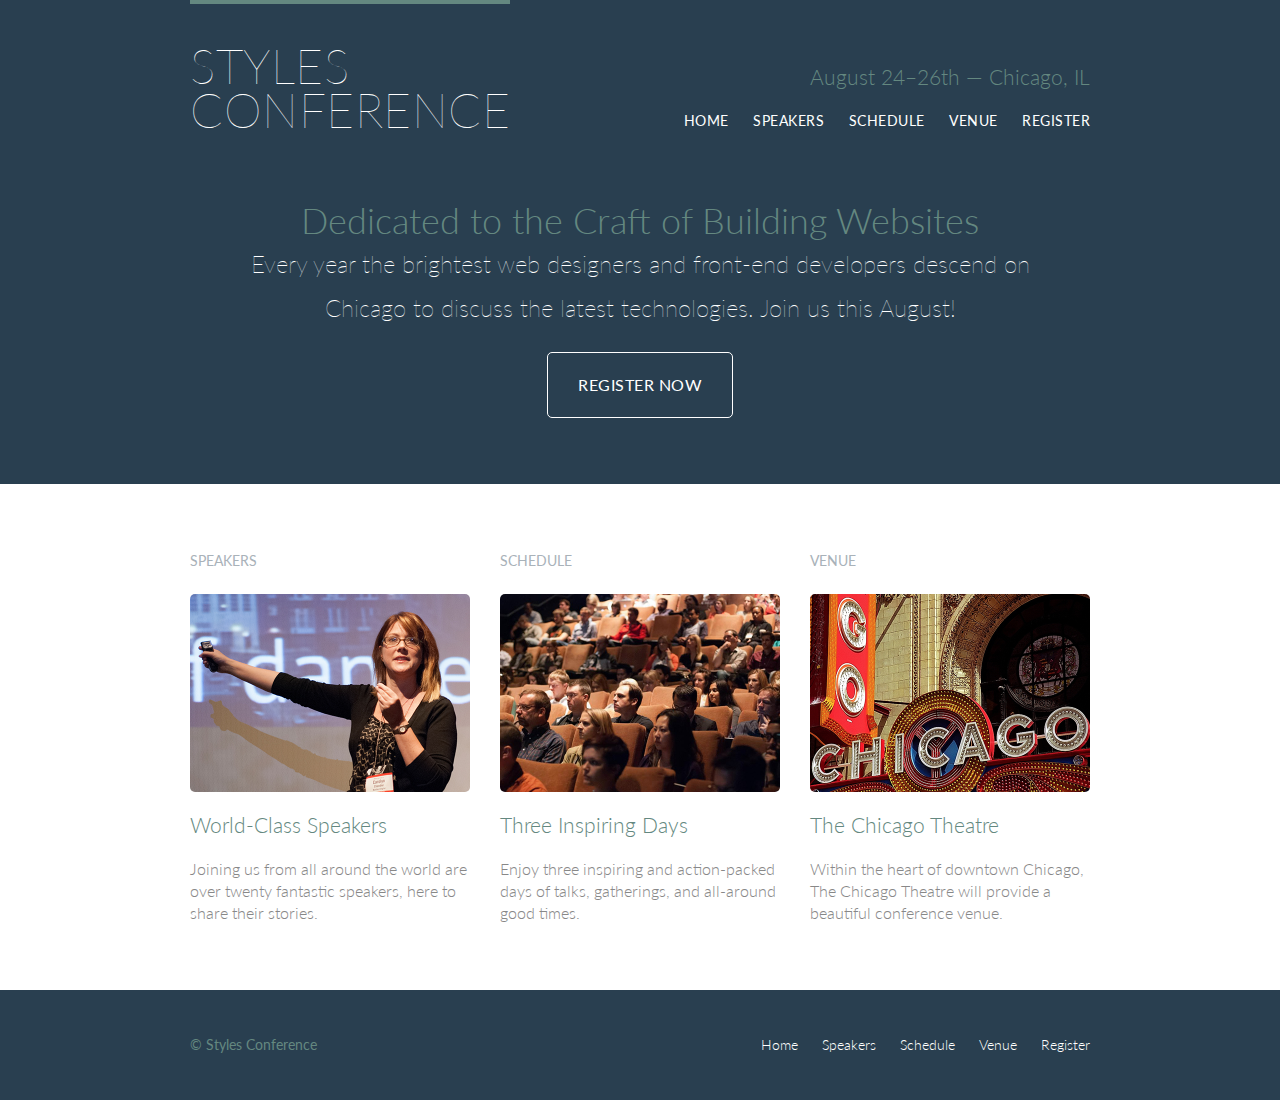
<file: index.html>
<!DOCTYPE html>
<html lang="en">
	<head>
		<meta charset="utf-8" />
		<title>Styles Conference</title>
		<link rel="stylesheet" href="assets/stylesheets/main.css" />
		<link
			rel="stylesheet"
			href="http://fonts.googleapis.com/css?family=Lato:100,300,400"
		/>
	</head>

	<body>
		<!-- Header -->

		<header class="primary-header container group">
			<h1 class="logo">
				<a href="index.html"
					>Styles <br />
					Conference</a
				>
			</h1>

			<h3 class="tagline">August 24&ndash;26th &mdash; Chicago, IL</h3>

			<nav class="nav primary-nav">
				<ul>
					<li><a href="index.html">Home</a></li>
					<li><a href="speakers.html">Speakers</a></li>
					<li><a href="schedule.html">Schedule</a></li>
					<li><a href="venue.html">Venue</a></li>
					<li><a href="register.html">Register</a></li>
				</ul>
			</nav>
		</header>

		<!-- Hero -->

		<section class="hero container">
			<h2>Dedicated to the Craft of Building Websites</h2>

			<p>
				Every year the brightest web designers and front-end developers descend
				on Chicago to discuss the latest technologies. Join us this August!
			</p>

			<a class="btn btn-alt" href="register.html">Register Now</a>
		</section>

	<section class="row">
      <div class="grid">

        <!-- Speakers -->

        <section class="teaser col-1-3">
          <h5>Speakers</h5>
          <a href="speakers.html">
            <img src="assets/stylesheets/images/home/speakers.jpg" alt="Professional Speaker">
            <h3>World-Class Speakers</h3>
          </a>
          <p>Joining us from all around the world are over twenty fantastic speakers, here to share their stories.</p>
        </section><!--

        Schedule

        --><section class="teaser col-1-3">
          <h5>Schedule</h5>
          <a href="schedule.html">
            <img src="assets/stylesheets/images/home/schedule.jpg" alt="Conference Attendees">
            <h3>Three Inspiring Days</h3>
          </a>
          <p>Enjoy three inspiring and action-packed days of talks, gatherings, and all-around good times.</p>
        </section><!--

        Venue

        --><section class="teaser col-1-3">
          <h5>Venue</h5>
          <a href="venue.html">
            <img src="assets//stylesheets/images/home/venue.jpg" alt="The Chicago Theatre">
            <h3>The Chicago Theatre</h3>
          </a>
          <p>Within the heart of downtown Chicago, The Chicago Theatre will provide a beautiful conference venue.</p>
        </section>

      </div>
    </section>

		<!-- Footer -->

		<footer class="primary-footer container group">
			<small>&copy; Styles Conference</small>

			<nav class="nav">
				<ul>
					<li><a href="index.html">Home</a></li>
					<li><a href="speakers.html">Speakers</a></li>
					<li><a href="schedule.html">Schedule</a></li>
					<li><a href="venue.html">Venue</a></li>
					<li><a href="register.html">Register</a></li>
				</ul>
			</nav>
		</footer>
	</body>
</html>
</file>
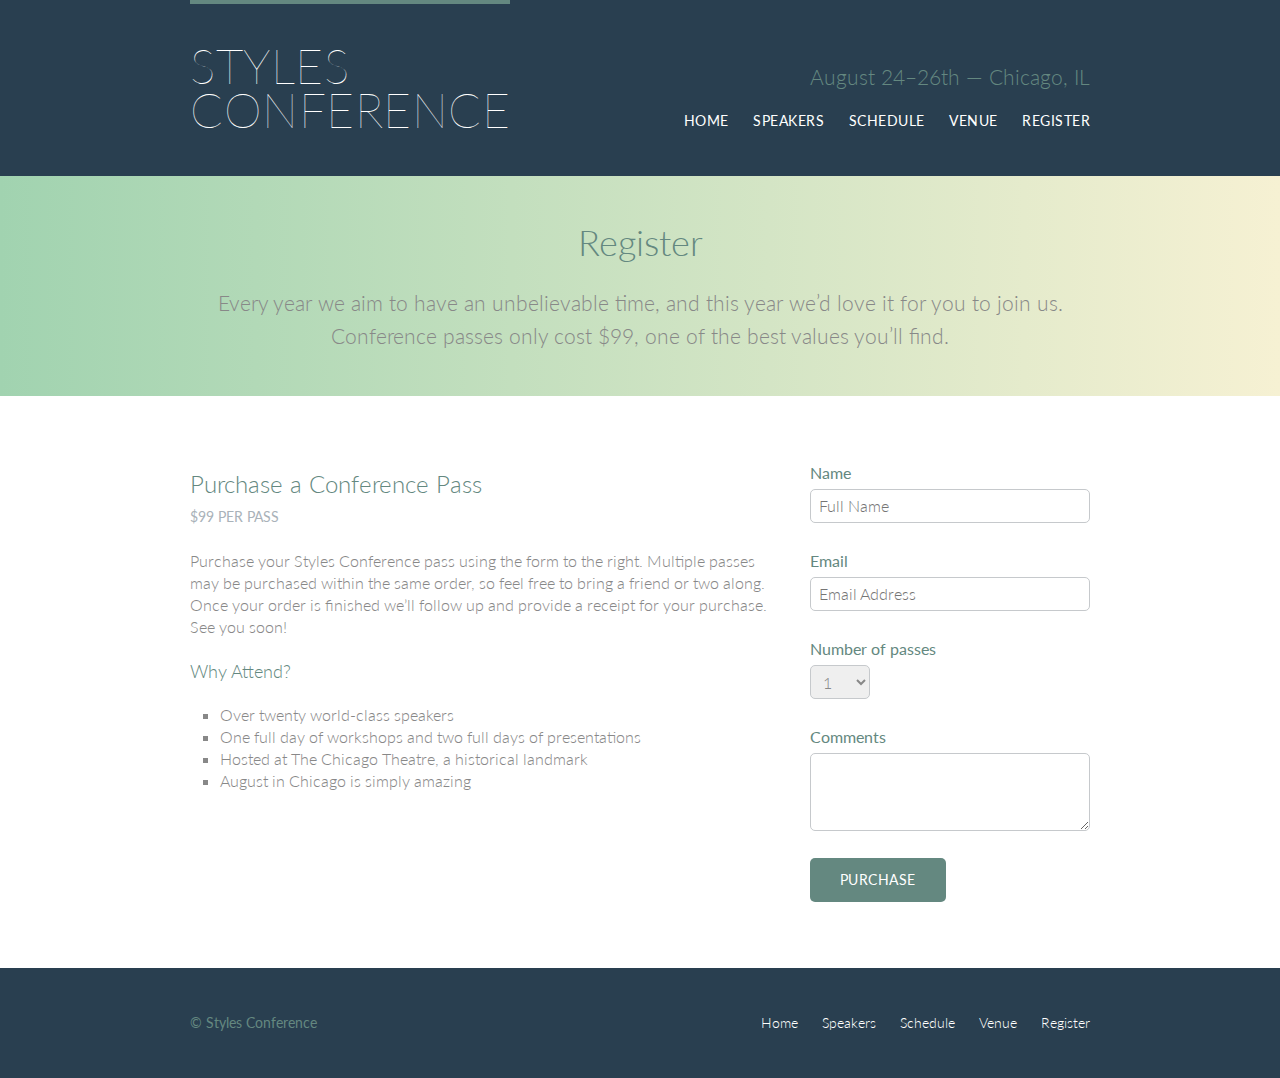
<file: register.html>
<!DOCTYPE html>
<html lang="en">
	<head>
		<meta charset="utf-8" />
		<title>Register - Styles Conference</title>
		<link rel="stylesheet" href="assets/stylesheets/main.css" />
		<link
			rel="stylesheet"
			href="http://fonts.googleapis.com/css?family=Lato:100,300,400"
		/>
	</head>

	<body>
		<!-- Header -->

		<header class="primary-header container group">
			<h1 class="logo">
				<a href="index.html"
					>Styles <br />
					Conference</a
				>
			</h1>

			<h3 class="tagline">August 24&ndash;26th &mdash; Chicago, IL</h3>

			<nav class="nav primary-nav">
				<ul>
					<li><a href="index.html">Home</a></li>
					<li><a href="speakers.html">Speakers</a></li>
					<li><a href="schedule.html">Schedule</a></li>
					<li><a href="venue.html">Venue</a></li>
					<li><a href="register.html">Register</a></li>
				</ul>
			</nav>
		</header>

		<!-- Lead -->

		<section class="row-alt">
			<div class="lead container">
				<h1>Register</h1>

				<p>
					Every year we aim to have an unbelievable time, and this year
					we&#8217;d love it for you to join us. Conference passes only cost
					$99, one of the best values you&#8217;ll find.
				</p>
			</div>
		</section>

		<section class="row">
			<div class="grid">
				<section class="col-2-3">
					<h2>Purchase a Conference Pass</h2>
  					<h5>$99 per Pass</h5>

  					<p>Purchase your Styles Conference pass using the form to the right. Multiple passes may be purchased within the same order, so feel free to bring a friend or two along. Once your order is finished we&#8217;ll follow up and provide a receipt for your purchase. See you soon!</p>

  					<h4>Why Attend?</h4>

  					<ul class="why-attend">
  					<li>Over twenty world-class speakers</li>
  					  <li>One full day of workshops and two full days of presentations</li>
  					  <li>Hosted at The Chicago Theatre, a historical landmark</li>
  					  <li>August in Chicago is simply amazing</li>
  					</ul>
				</section><!--

				--><form class="col-1-3" action="#" method="post">
					<fieldset class="register-group">
						<label>
							Name
							<input type="text" name="name" placeholder="Full Name" required>
						</label>

						<label>
							Email
							<input type="email" name="email" placeholder="Email Address" required>
						</label>

						<label>
							Number of passes
							<select name="quantity" required>
								<option value="1" selected>1</option>
								<option value="2">2</option>
								<option value="3">3</option>
								<option value="4">4</option>
        						<option value="5">5</option>
							</select>
						</label>

						<label>
							Comments
							<textarea name="comments"></textarea>
						</label>

					</fieldset>

					<input class="btn btn-default" type="submit" name="submit" value="Purchase">

				</form>
			</div>
		</section>

		<!-- Footer -->

		<footer class="primary-footer container group">
			<small>&copy; Styles Conference</small>

			<nav class="nav">
				<ul>
					<li><a href="index.html">Home</a></li>
					<li><a href="speakers.html">Speakers</a></li>
					<li><a href="schedule.html">Schedule</a></li>
					<li><a href="venue.html">Venue</a></li>
					<li><a href="register.html">Register</a></li>
				</ul>
			</nav>
		</footer>
	</body>
</html>
</file>
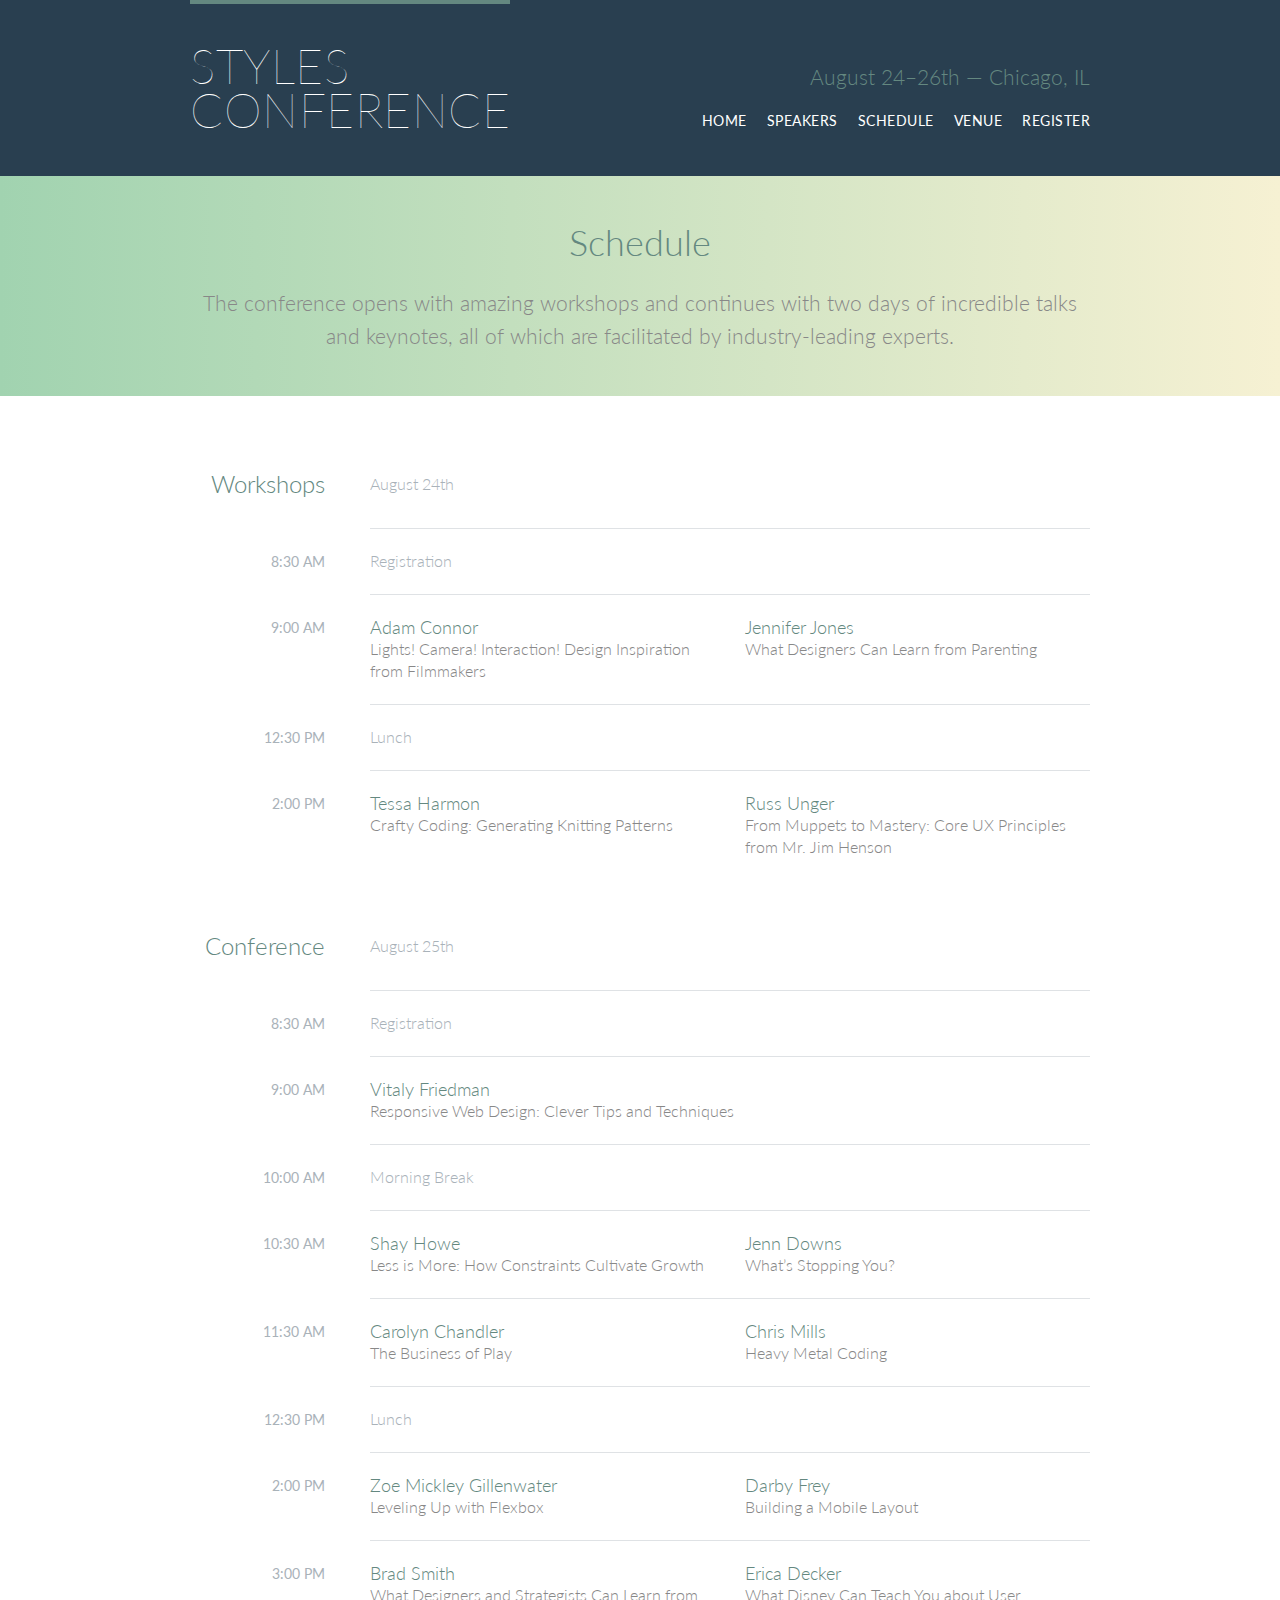
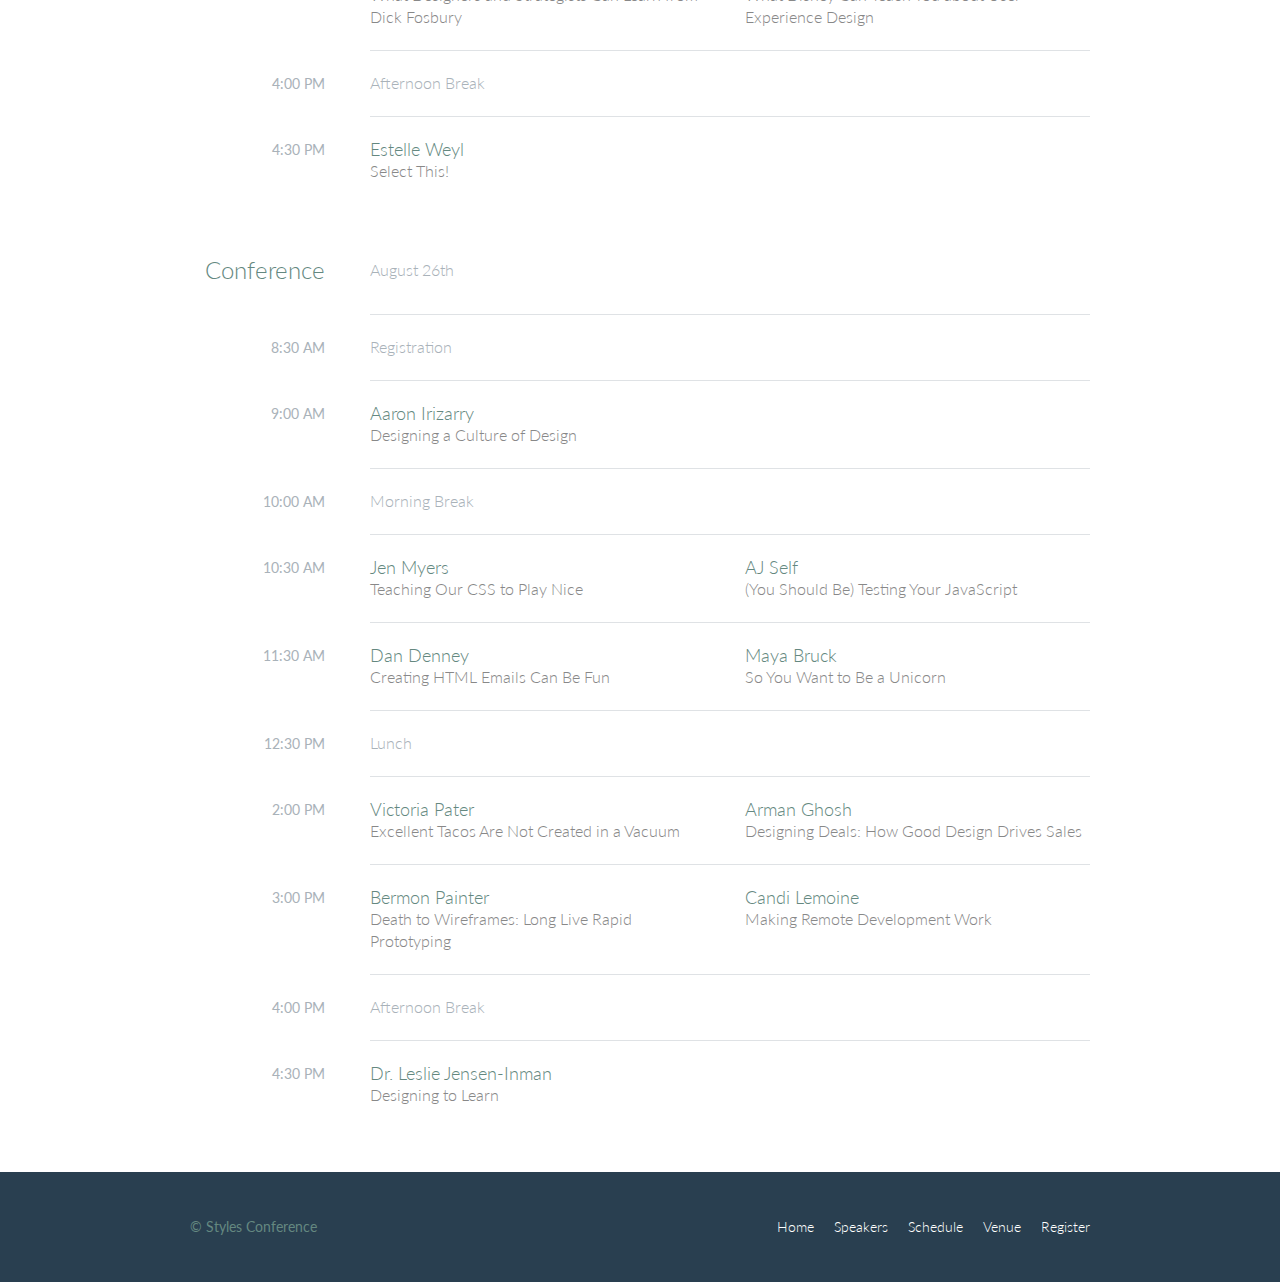
<file: schedule.html>
<!DOCTYPE html>
<html lang="en">
	<head>
		<meta charset="utf-8" />
		<title>Schedule - Styles Conference</title>
		<link rel="stylesheet" href="assets/stylesheets/main.css" />
		<link
			rel="stylesheet"
			href="http://fonts.googleapis.com/css?family=Lato:100,300,400"
		/>
	</head>

	<body>
		<!-- Header -->

		<header class="primary-header container group">
			<h1 class="logo">
				<a href="index.html"
					>Styles <br />
					Conference</a
				>
			</h1>

			<h3 class="tagline">August 24&ndash;26th &mdash; Chicago, IL</h3>

			<nav class="nav primary-nav">
        <ul>
          <li><a href="index.html">Home</a></li><!--
          --><li><a href="speakers.html">Speakers</a></li><!--
          --><li><a href="schedule.html">Schedule</a></li><!--
          --><li><a href="venue.html">Venue</a></li><!--
          --><li><a href="register.html">Register</a></li>
        </ul>
      </nav>

    </header>

    <!-- Lead -->

    <section class="row-alt">
      <div class="lead container">

        <h1>Schedule</h1>

        <p>The conference opens with amazing workshops and continues with two days of incredible talks and keynotes, all of which are facilitated by industry-leading experts.</p>

      </div>
    </section>

    <!-- Main content -->

    <section class="row">
      <div class="container">

        <!-- Workshops -->

        <table>
          <thead>
            <tr>
              <th scope="row">
                Workshops
              </th>
              <td class="schedule-offset" colspan="2">
                August 24th
              </td>
            </tr>
          </thead>
          <tbody>
            <tr>
              <th scope="row">
                <time datetime="08:30:00">8:30 AM</time>
              </th>
              <td class="schedule-offset" colspan="2">
                Registration
              </td>
            </tr>
            <tr>
              <th scope="row">
                <time datetime="09:00:00">9:00 AM</time>
              </th>
              <td>
                <a href="speakers.html#adam-connor">
                  <h4>Adam Connor</h4>
                  Lights! Camera! Interaction! Design Inspiration from Filmmakers
                </a>
              </td>
              <td>
                <a href="speakers.html#jennifer-jones">
                  <h4>Jennifer Jones</h4>
                  What Designers Can Learn from Parenting
                </a>
              </td>
            </tr>
            <tr>
              <th scope="row">
                <time datetime="12:30:00">12:30 PM</time>
              </th>
              <td class="schedule-offset" colspan="2">
                Lunch
              </td>
            </tr>
            <tr>
              <th scope="row">
                <time datetime="14:00">2:00 PM</time>
              </th>
              <td>
                <a href="speakers.html#tessa-harmon">
                  <h4>Tessa Harmon</h4>
                  Crafty Coding: Generating Knitting Patterns
                </a>
              </td>
              <td>
                <a href="speakers.html#russ-unger">
                  <h4>Russ Unger</h4>
                  From Muppets to Mastery: Core UX Principles from Mr. Jim Henson
                </a>
              </td>
            </tr>
          </tbody>
        </table>

        <!-- Conference -->

        <table>
          <thead>
            <tr>
              <th scope="row">
                Conference
              </th>
              <td class="schedule-offset" colspan="2">
                August 25th
              </td>
            </tr>
          </thead>
          <tbody>
            <tr>
              <th scope="row">
                <time datetime="08:30:00">8:30 AM</time>
              </th>
              <td class="schedule-offset" colspan="2">
                Registration
              </td>
            </tr>
            <tr>
              <th scope="row">
                <time datetime="09:00:00">9:00 AM</time>
              </th>
              <td colspan="2">
                <a href="speakers.html#vitaly-friedman">
                  <h4>Vitaly Friedman</h4>
                  Responsive Web Design: Clever Tips and Techniques
                </a>
              </td>
            </tr>
            <tr>
              <th scope="row">
                <time datetime="10:00:00">10:00 AM</time>
              </th>
              <td class="schedule-offset" colspan="2">
                Morning Break
              </td>
            </tr>
            <tr>
              <th scope="row">
                <time datetime="10:30:00">10:30 AM</time>
              </th>
              <td>
                <a href="speakers.html#shay-howe">
                  <h4>Shay Howe</h4>
                  Less is More: How Constraints Cultivate Growth
                </a>
              </td>
              <td>
                <a href="speakers.html#jenn-downs">
                  <h4>Jenn Downs</h4>
                  What&#8217;s Stopping You?
                </a>
              </td>
            </tr>
            <tr>
              <th scope="row">
                <time datetime="11:30:00">11:30 AM</time>
              </th>
              <td>
                <a href="speakers.html#carolyn-chandler">
                  <h4>Carolyn Chandler</h4>
                  The Business of Play
                </a>
              </td>
              <td>
                <a href="speakers.html#chris-mills">
                  <h4>Chris Mills</h4>
                  Heavy Metal Coding
                </a>
              </td>
            </tr>
            <tr>
              <th scope="row">
                <time datetime="12:30:00">12:30 PM</time>
              </th>
              <td class="schedule-offset" colspan="2">
                Lunch
              </td>
            </tr>
            <tr>
              <th scope="row">
                <time datetime="14:00">2:00 PM</time>
              </th>
              <td>
                <a href="speakers.html#zoe-mickley-gillenwater">
                  <h4>Zoe Mickley Gillenwater</h4>
                  Leveling Up with Flexbox
                </a>
              </td>
              <td>
                <a href="speakers.html#darby-frey">
                  <h4>Darby Frey</h4>
                  Building a Mobile Layout
                </a>
              </td>
            </tr>
            <tr>
              <th scope="row">
                <time datetime="15:00:00">3:00 PM</time>
              </th>
              <td>
                <a href="speakers.html#brad-smith">
                  <h4>Brad Smith</h4>
                  What Designers and Strategists Can Learn from Dick Fosbury
                </a>
              </td>
              <td>
                <a href="speakers.html#erica-decker">
                  <h4>Erica Decker</h4>
                  What Disney Can Teach You about User Experience Design
                </a>
              </td>
            </tr>
            <tr>
              <th scope="row">
                <time datetime="16:00:00">4:00 PM</time>
              </th>
              <td class="schedule-offset" colspan="2">
                Afternoon Break
              </td>
            </tr>
            <tr>
              <th scope="row">
                <time datetime="16:30:00">4:30 PM</time>
              </th>
              <td colspan="2">
                <a href="speakers.html#estelle-weyl">
                  <h4>Estelle Weyl</h4>
                  Select This!
                </a>
              </td>
            </tr>
          </tbody>
        </table>

        <!-- Conference -->

        <table>
          <thead>
            <tr>
              <th scope="row">
                Conference
              </th>
              <td class="schedule-offset" colspan="2">
                August 26th
              </td>
            </tr>
          </thead>
          <tbody>
            <tr>
              <th scope="row">
                <time datetime="08:30:00">8:30 AM</time>
              </th>
              <td class="schedule-offset" colspan="2">
                Registration
              </td>
            </tr>
            <tr>
              <th scope="row">
                <time datetime="09:00:00">9:00 AM</time>
              </th>
              <td colspan="2">
                <a href="speakers.html#aaron-irizarry">
                  <h4>Aaron Irizarry</h4>
                  Designing a Culture of Design
                </a>
              </td>
            </tr>
            <tr>
              <th scope="row">
                <time datetime="10:00:00">10:00 AM</time>
              </th>
              <td class="schedule-offset" colspan="2">
                Morning Break
              </td>
            </tr>
            <tr>
              <th scope="row">
                <time datetime="10:30:00">10:30 AM</time>
              </th>
              <td>
                <a href="speakers.html#jen-myers">
                  <h4>Jen Myers</h4>
                  Teaching Our CSS to Play Nice
                </a>
              </td>
              <td>
                <a href="speakers.html#aj-self">
                  <h4>AJ Self</h4>
                  (You Should Be) Testing Your JavaScript
                </a>
              </td>
            </tr>
            <tr>
              <th scope="row">
                <time datetime="11:30:00">11:30 AM</time>
              </th>
              <td>
                <a href="speakers.html#dan-denney">
                  <h4>Dan Denney</h4>
                  Creating HTML Emails Can Be Fun
                </a>
              </td>
              <td>
                <a href="speakers.html#maya-bruck">
                  <h4>Maya Bruck</h4>
                  So You Want to Be a Unicorn
                </a>
              </td>
            </tr>
            <tr>
              <th scope="row">
                <time datetime="12:30:00">12:30 PM</time>
              </th>
              <td class="schedule-offset" colspan="2">
                Lunch
              </td>
            </tr>
            <tr>
              <th scope="row">
                <time datetime="14:00">2:00 PM</time>
              </th>
              <td>
                <a href="speakers.html#victoria-pater">
                  <h4>Victoria Pater</h4>
                  Excellent Tacos Are Not Created in a Vacuum
                </a>
              </td>
              <td>
                <a href="speakers.html#arman-ghosh">
                  <h4>Arman Ghosh</h4>
                  Designing Deals: How Good Design Drives Sales
                </a>
              </td>
            </tr>
            <tr>
              <th scope="row">
                <time datetime="15:00:00">3:00 PM</time>
              </th>
              <td>
                <a href="speakers.html#bermon-painter">
                  <h4>Bermon Painter</h4>
                  Death to Wireframes: Long Live Rapid Prototyping
                </a>
              </td>
              <td>
                <a href="speakers.html#candi-lemoine">
                  <h4>Candi Lemoine</h4>
                  Making Remote Development Work
                </a>
              </td>
            </tr>
            <tr>
              <th scope="row">
                <time datetime="16:00:00">4:00 PM</time>
              </th>
              <td class="schedule-offset" colspan="2">
                Afternoon Break
              </td>
            </tr>
            <tr>
              <th scope="row">
                <time datetime="16:30:00">4:30 PM</time>
              </th>
              <td colspan="2">
                <a href="speakers.html#leslie-jensen-inman">
                  <h4>Dr. Leslie Jensen-Inman</h4>
                  Designing to Learn
                </a>
              </td>
            </tr>
          </tbody>
        </table>

      </div>
    </section>

    <!-- Footer -->

    <footer class="primary-footer container group">

      <small>&copy; Styles Conference</small>

      <nav class="nav">
        <ul>
          <li><a href="index.html">Home</a></li><!--
          --><li><a href="speakers.html">Speakers</a></li><!--
          --><li><a href="schedule.html">Schedule</a></li><!--
          --><li><a href="venue.html">Venue</a></li><!--
          --><li><a href="register.html">Register</a></li>
        </ul>
      </nav>

    </footer>

  </body>
</html>
</file>
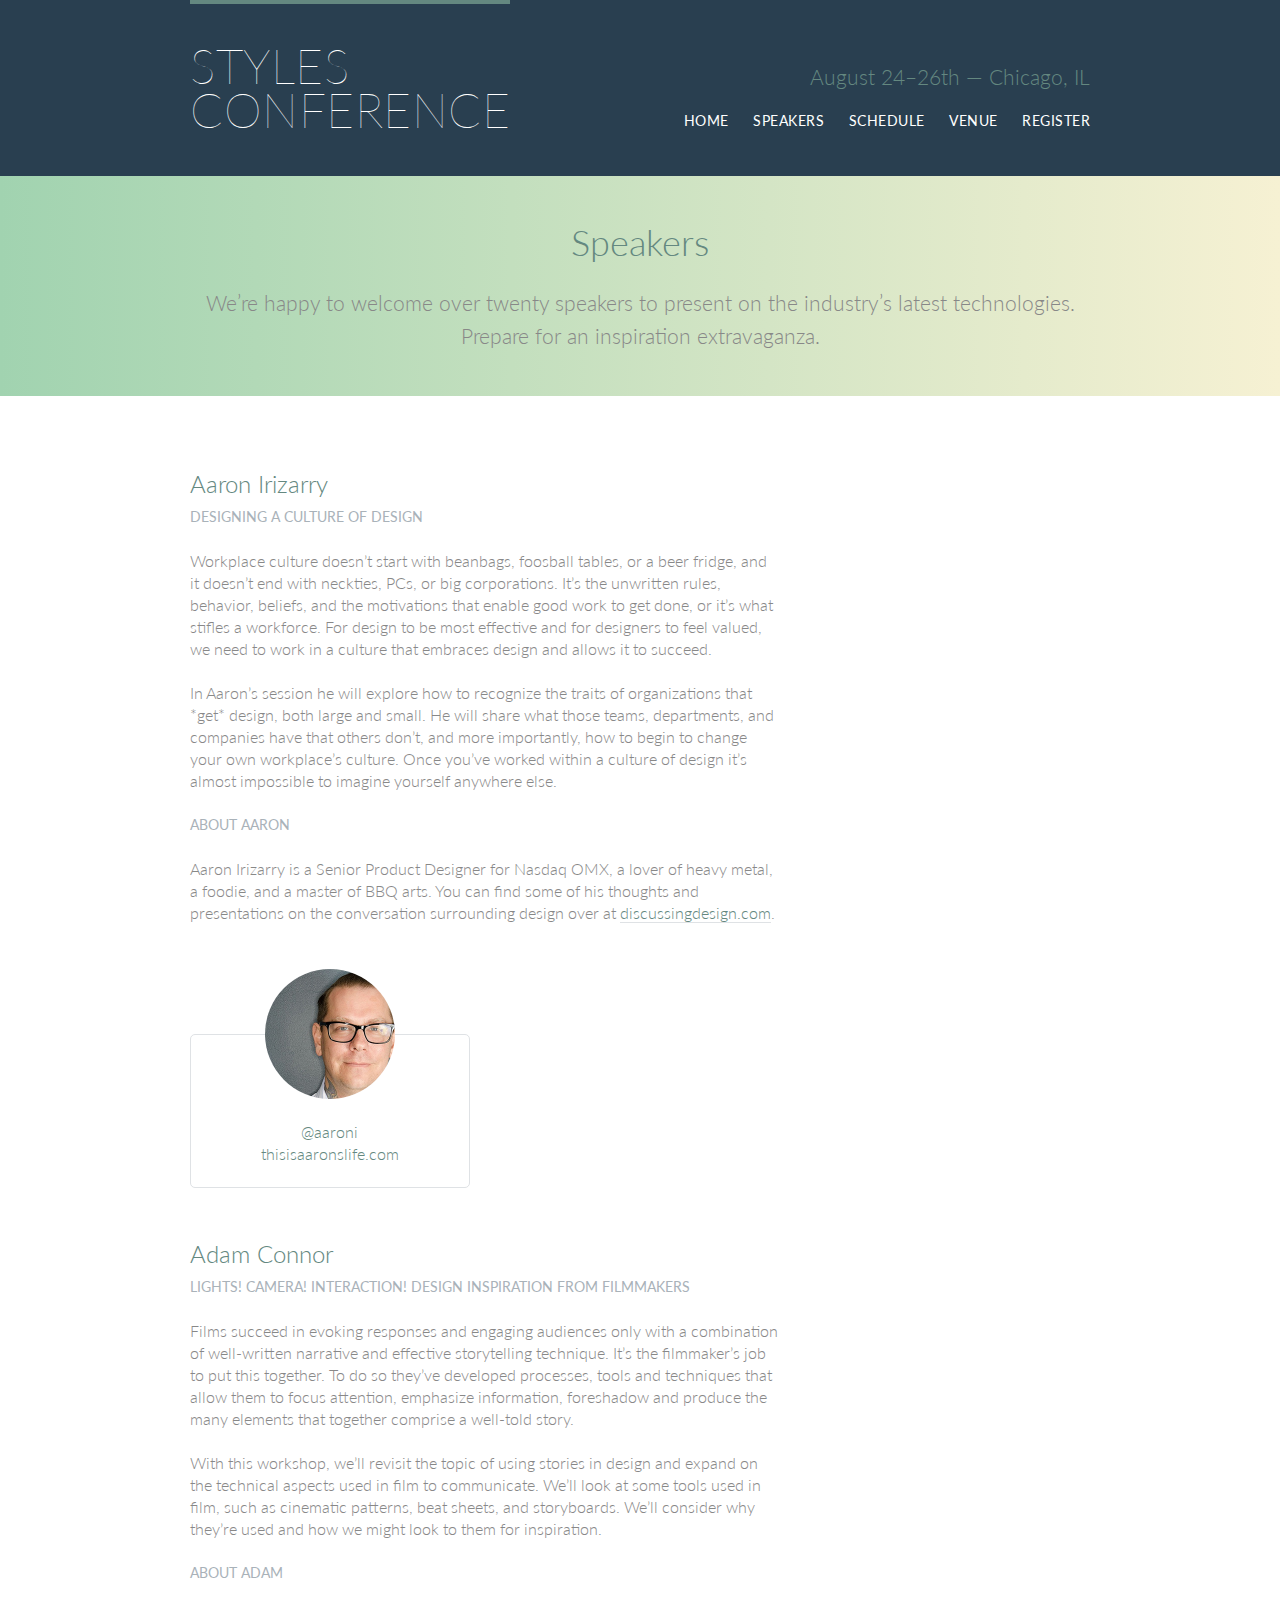
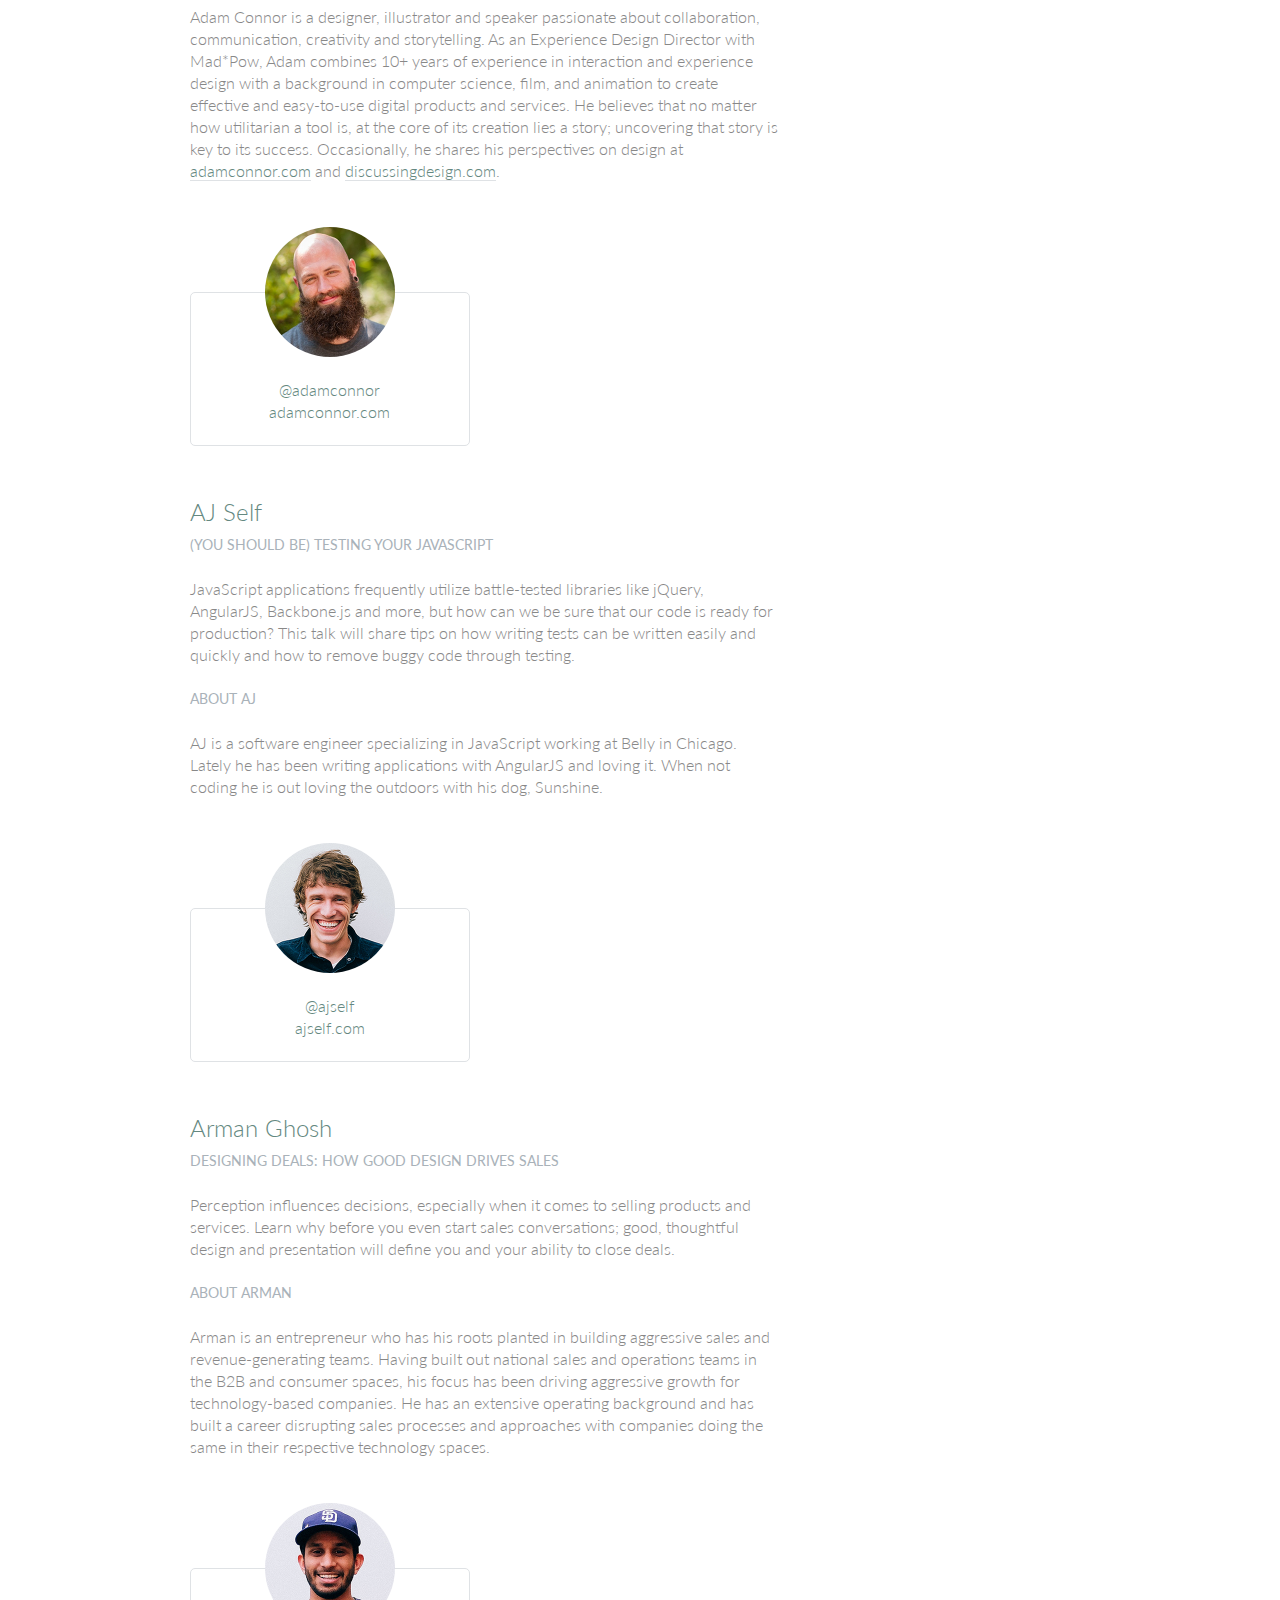
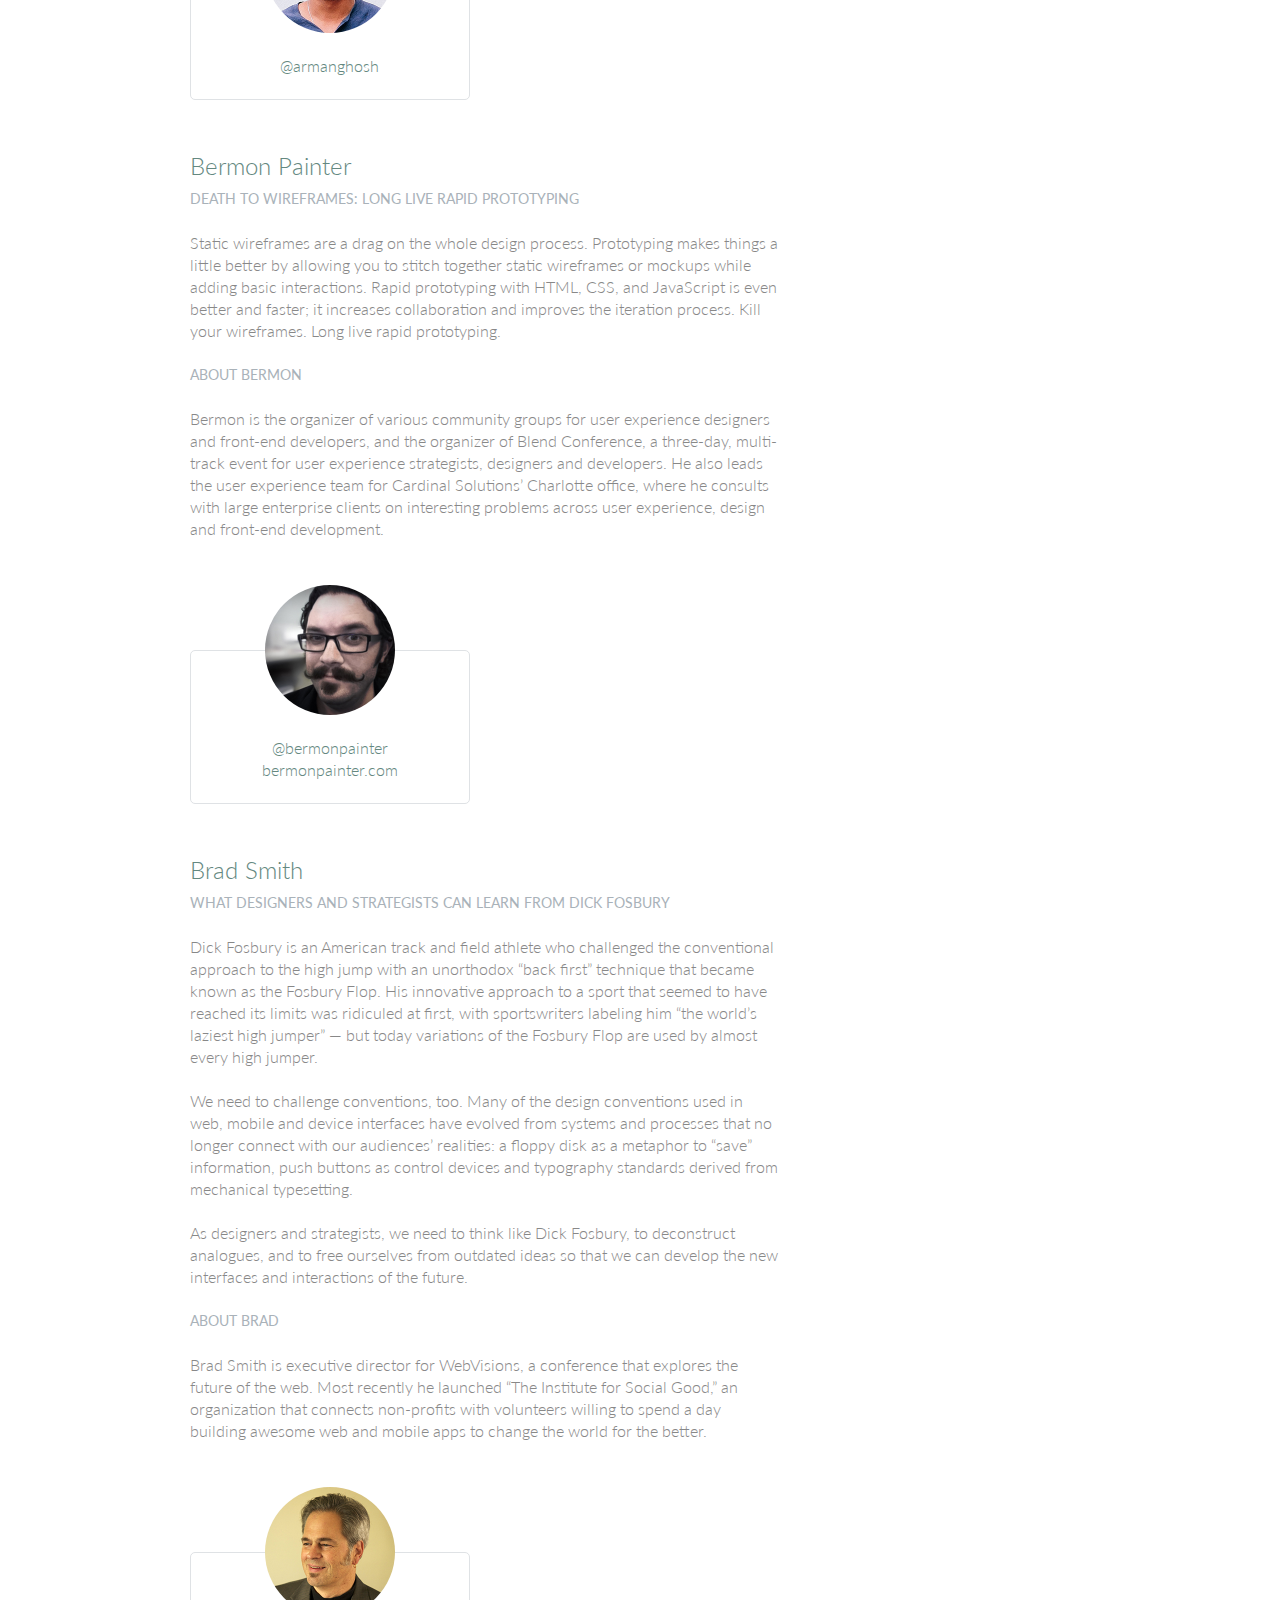
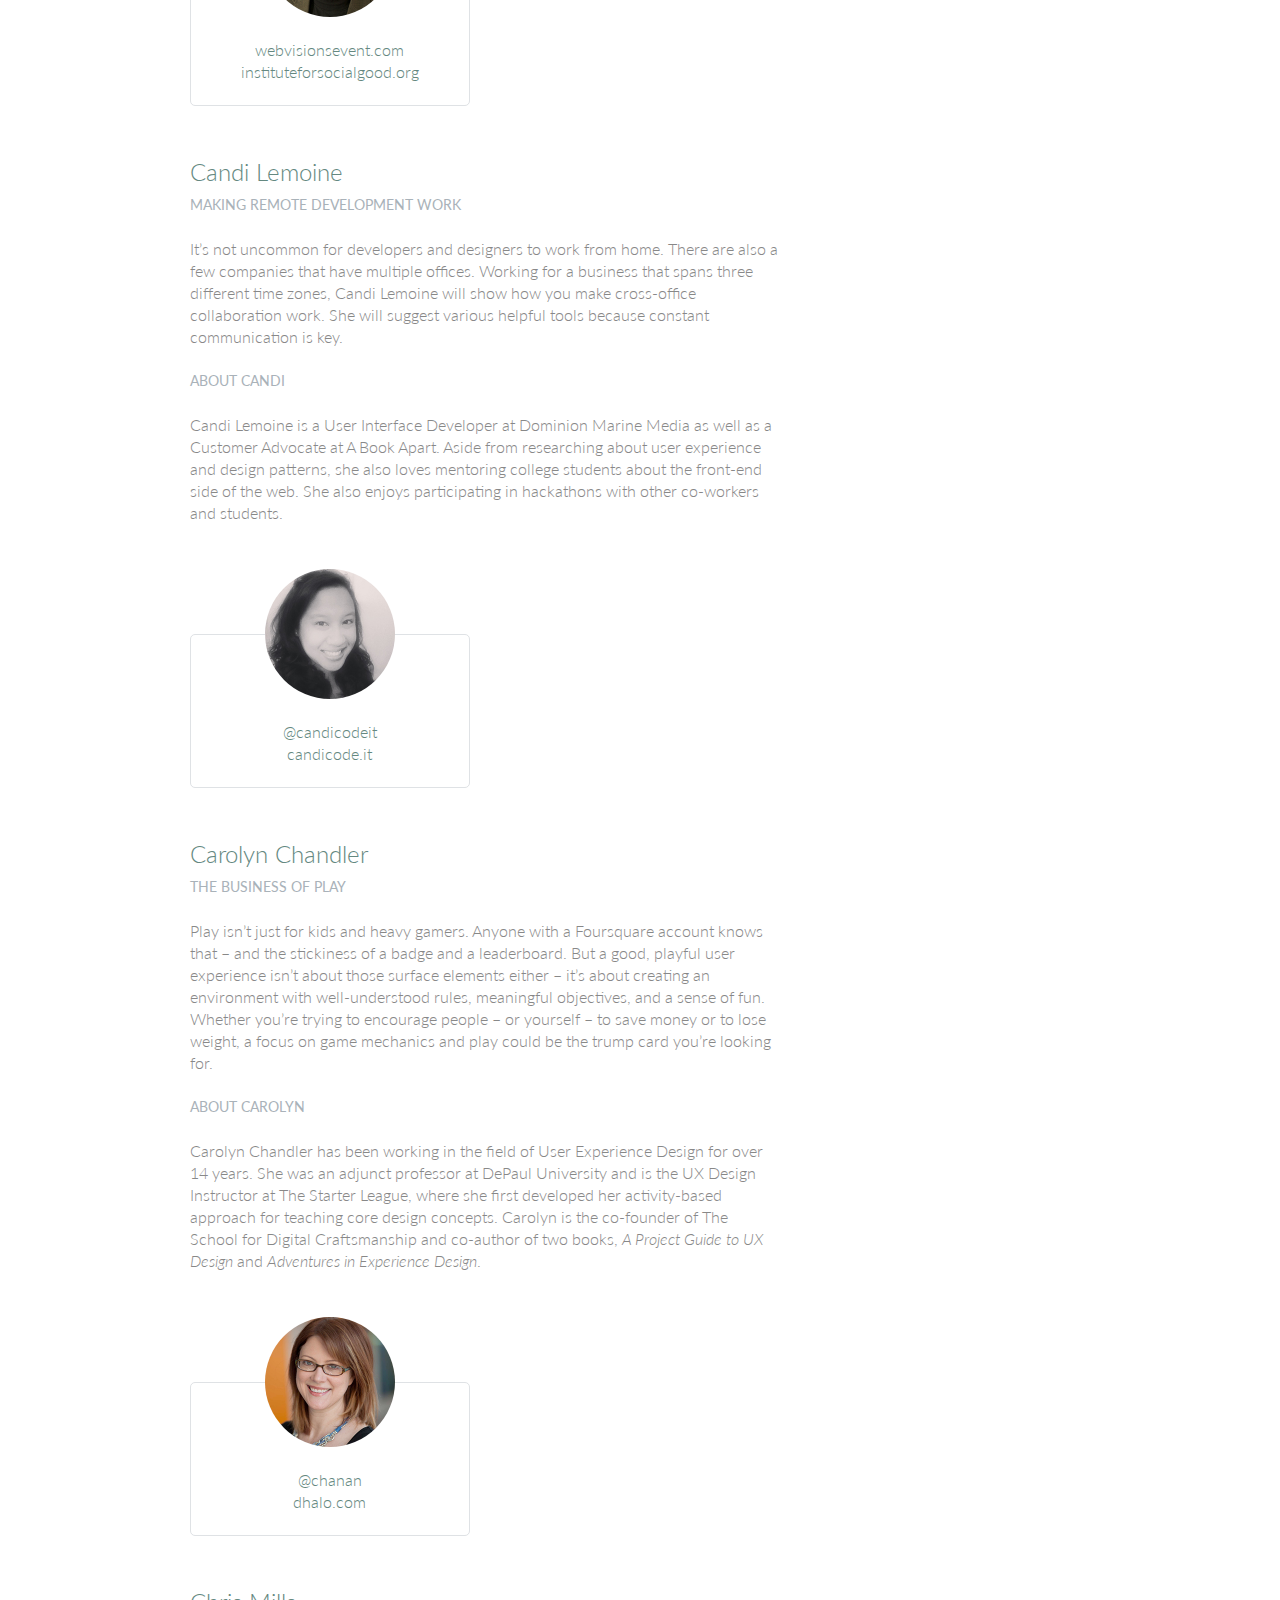
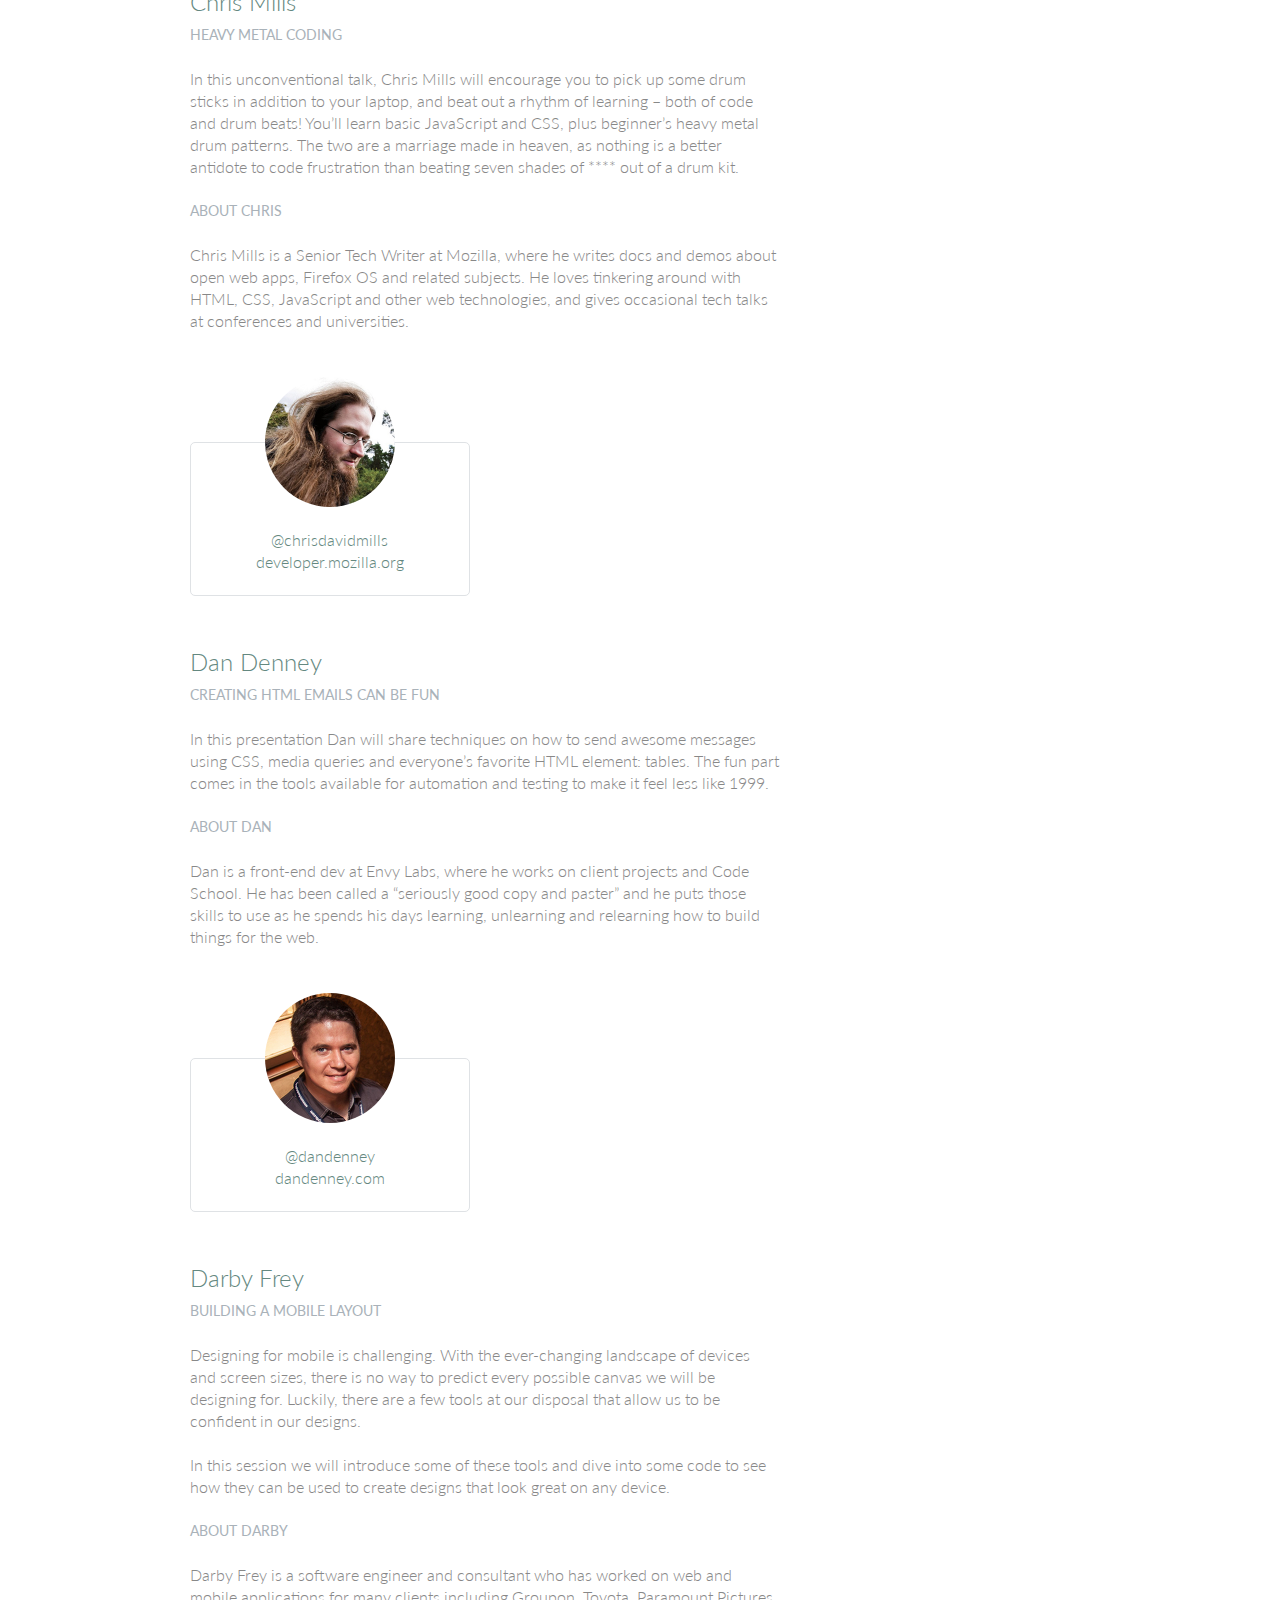
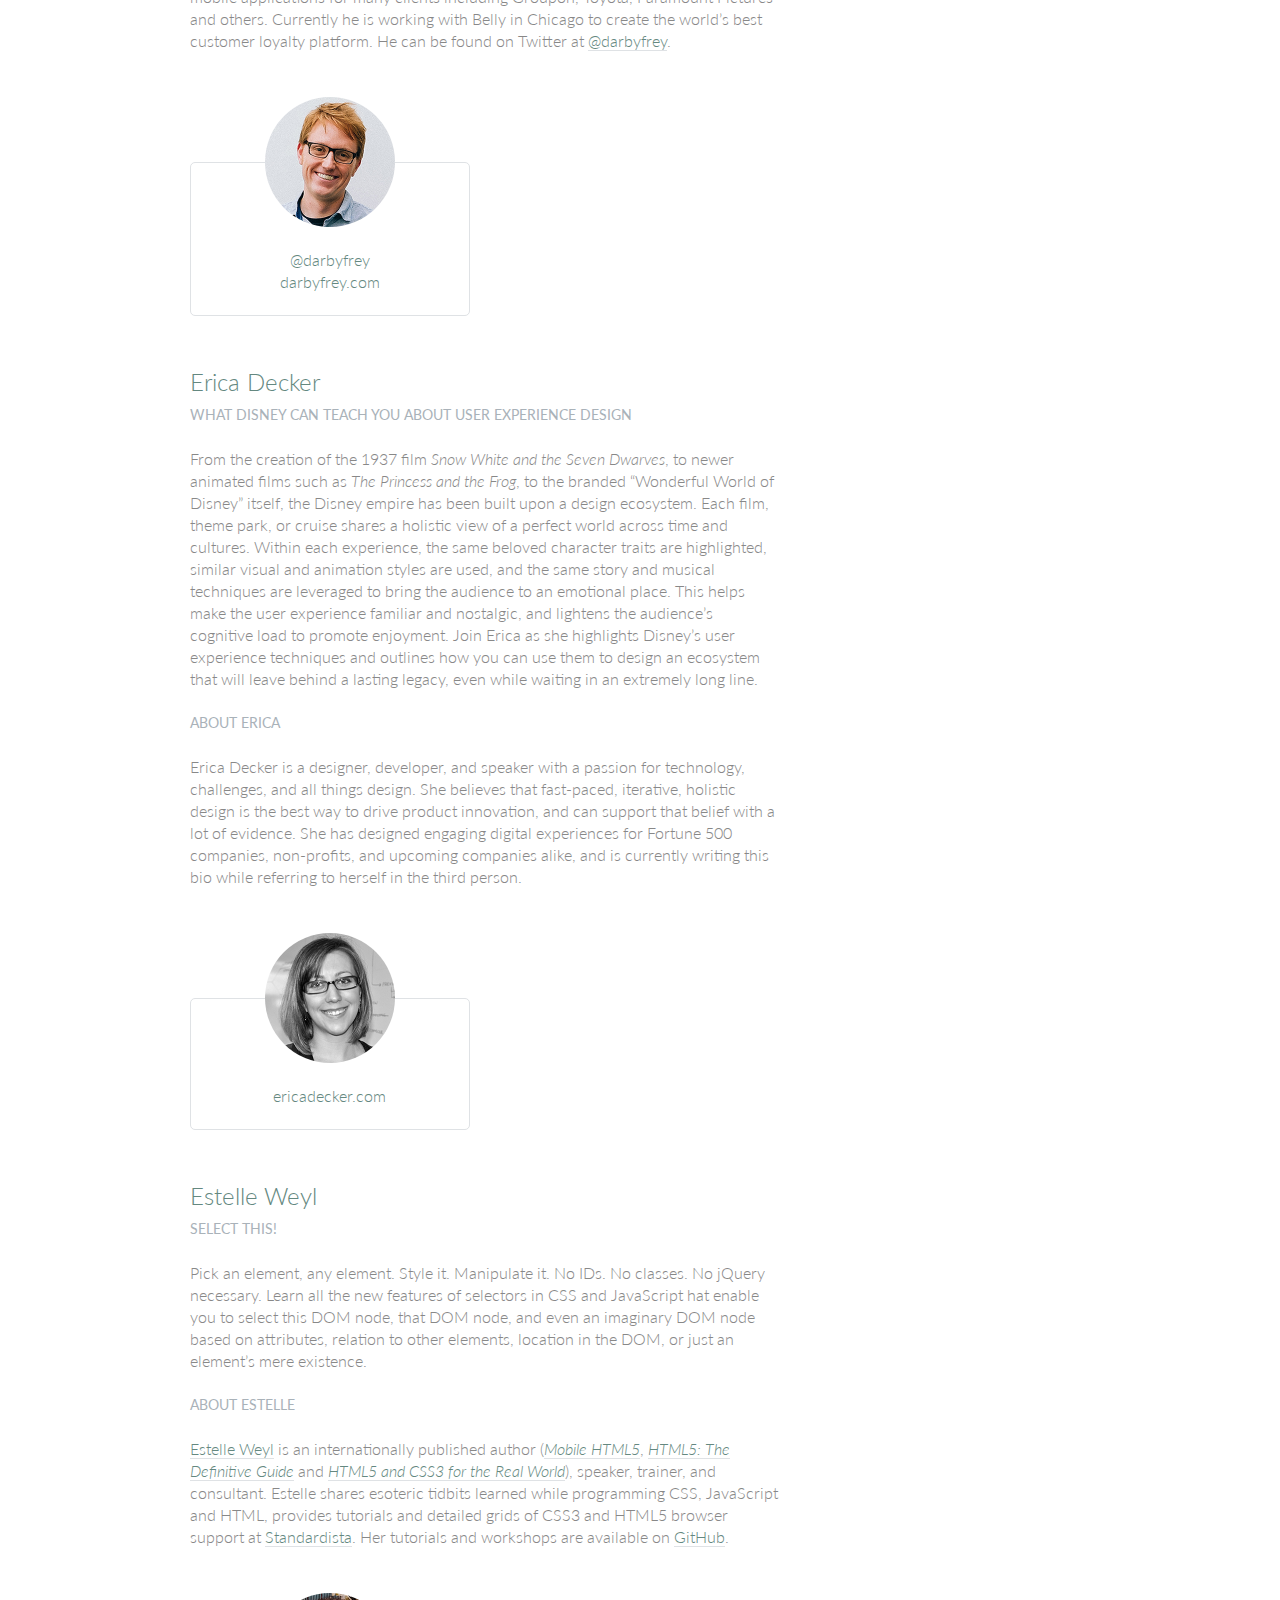
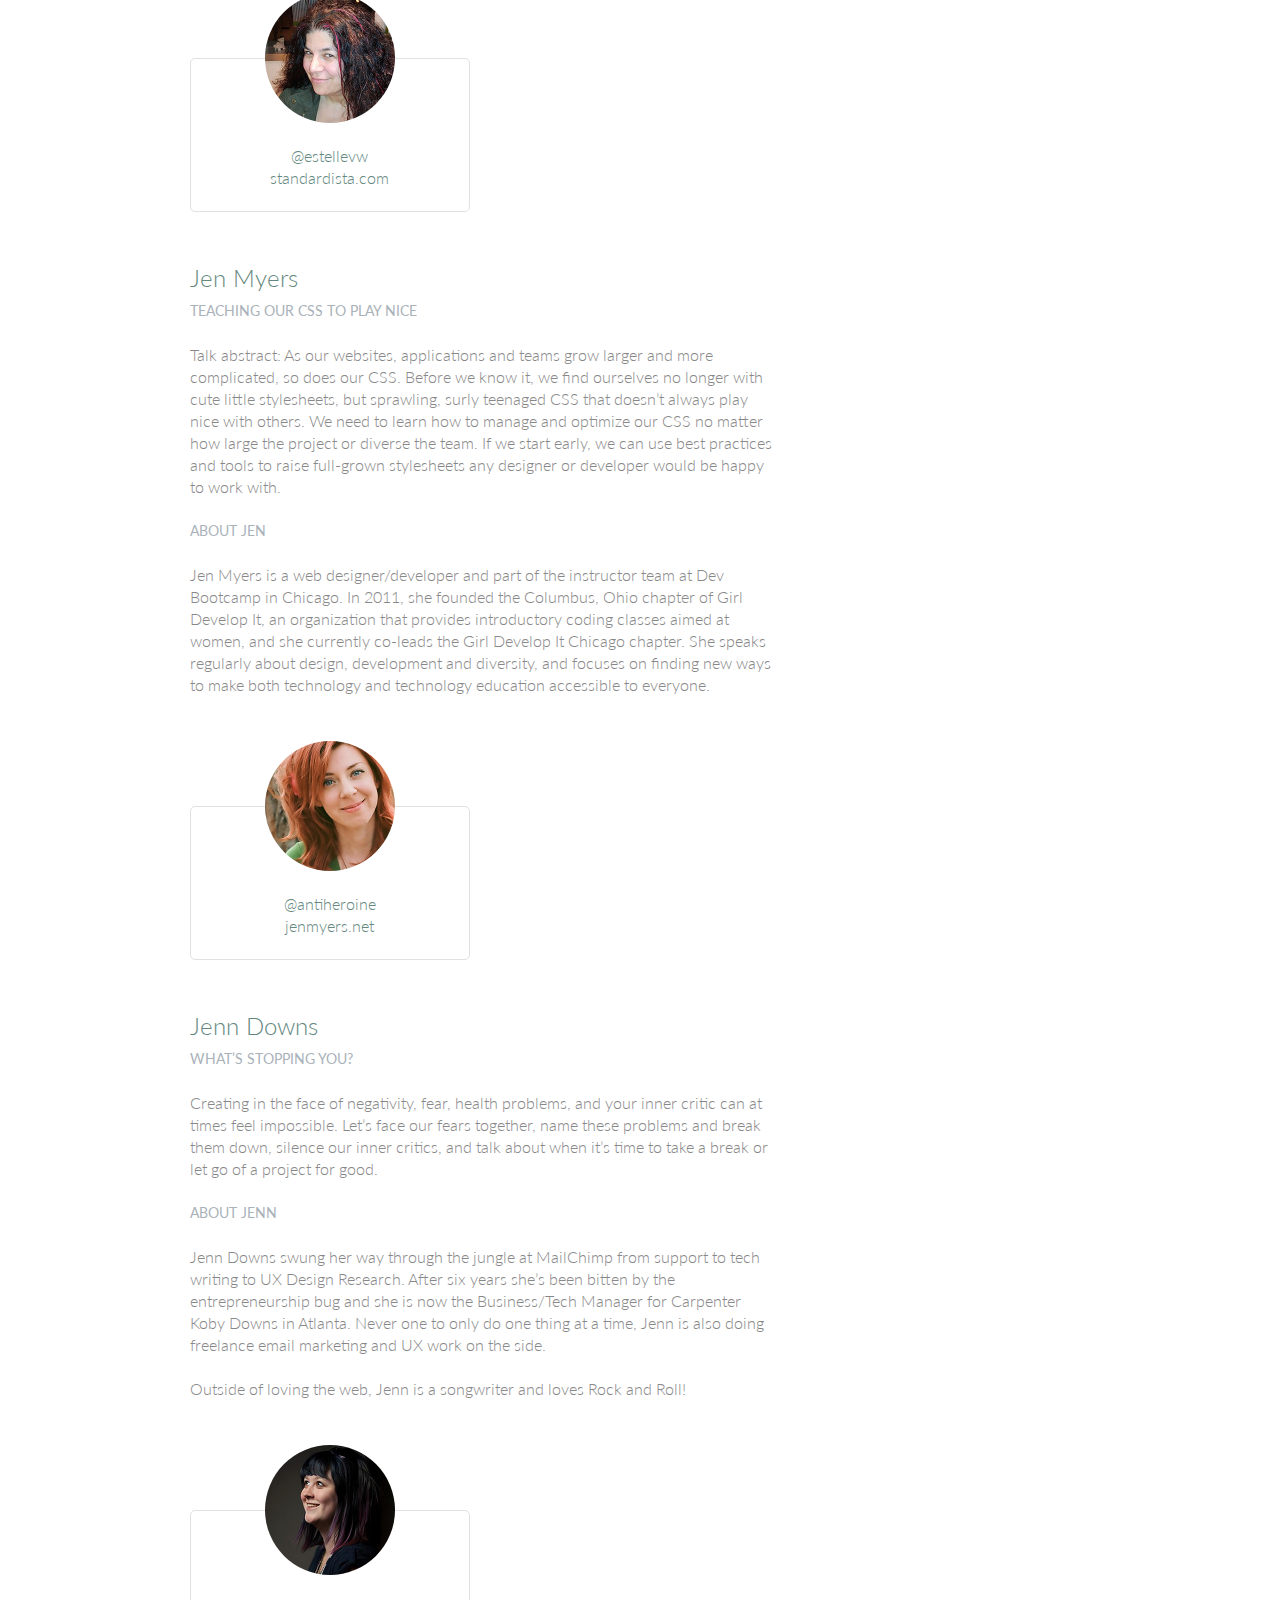
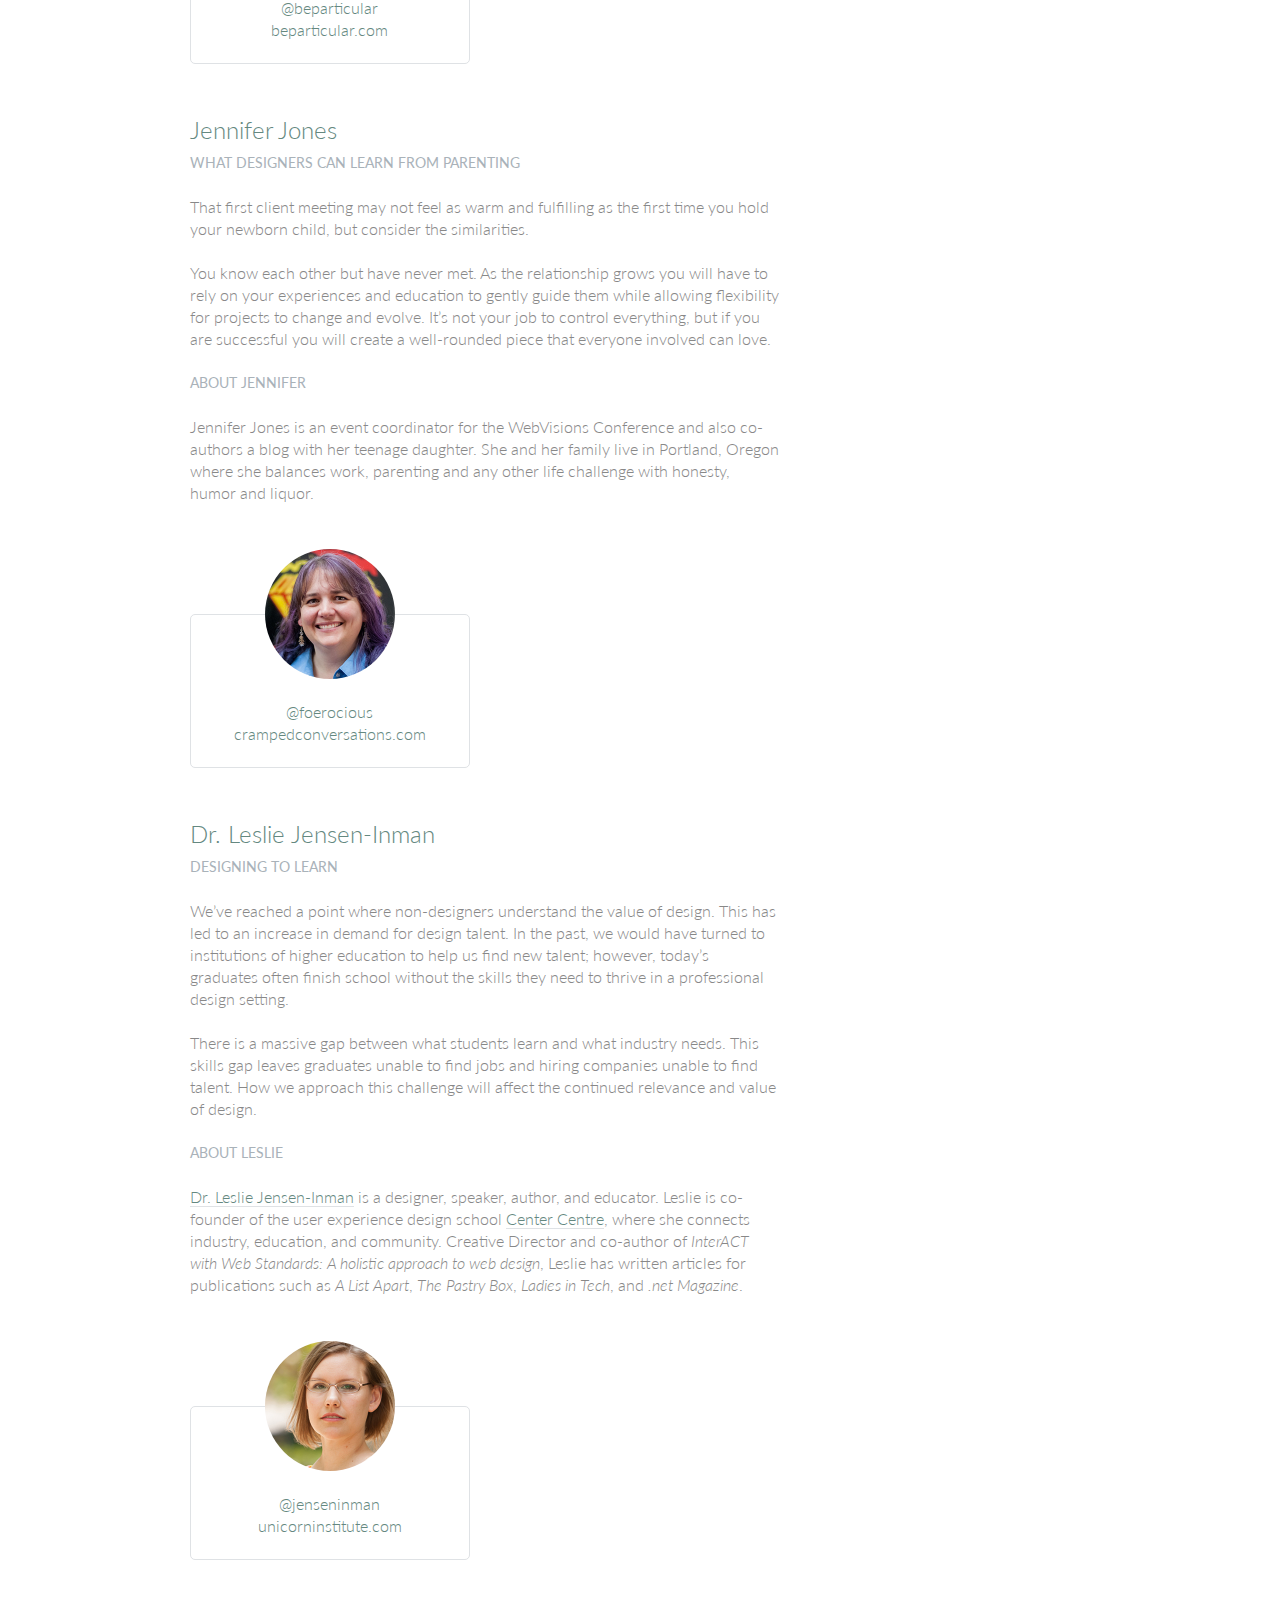
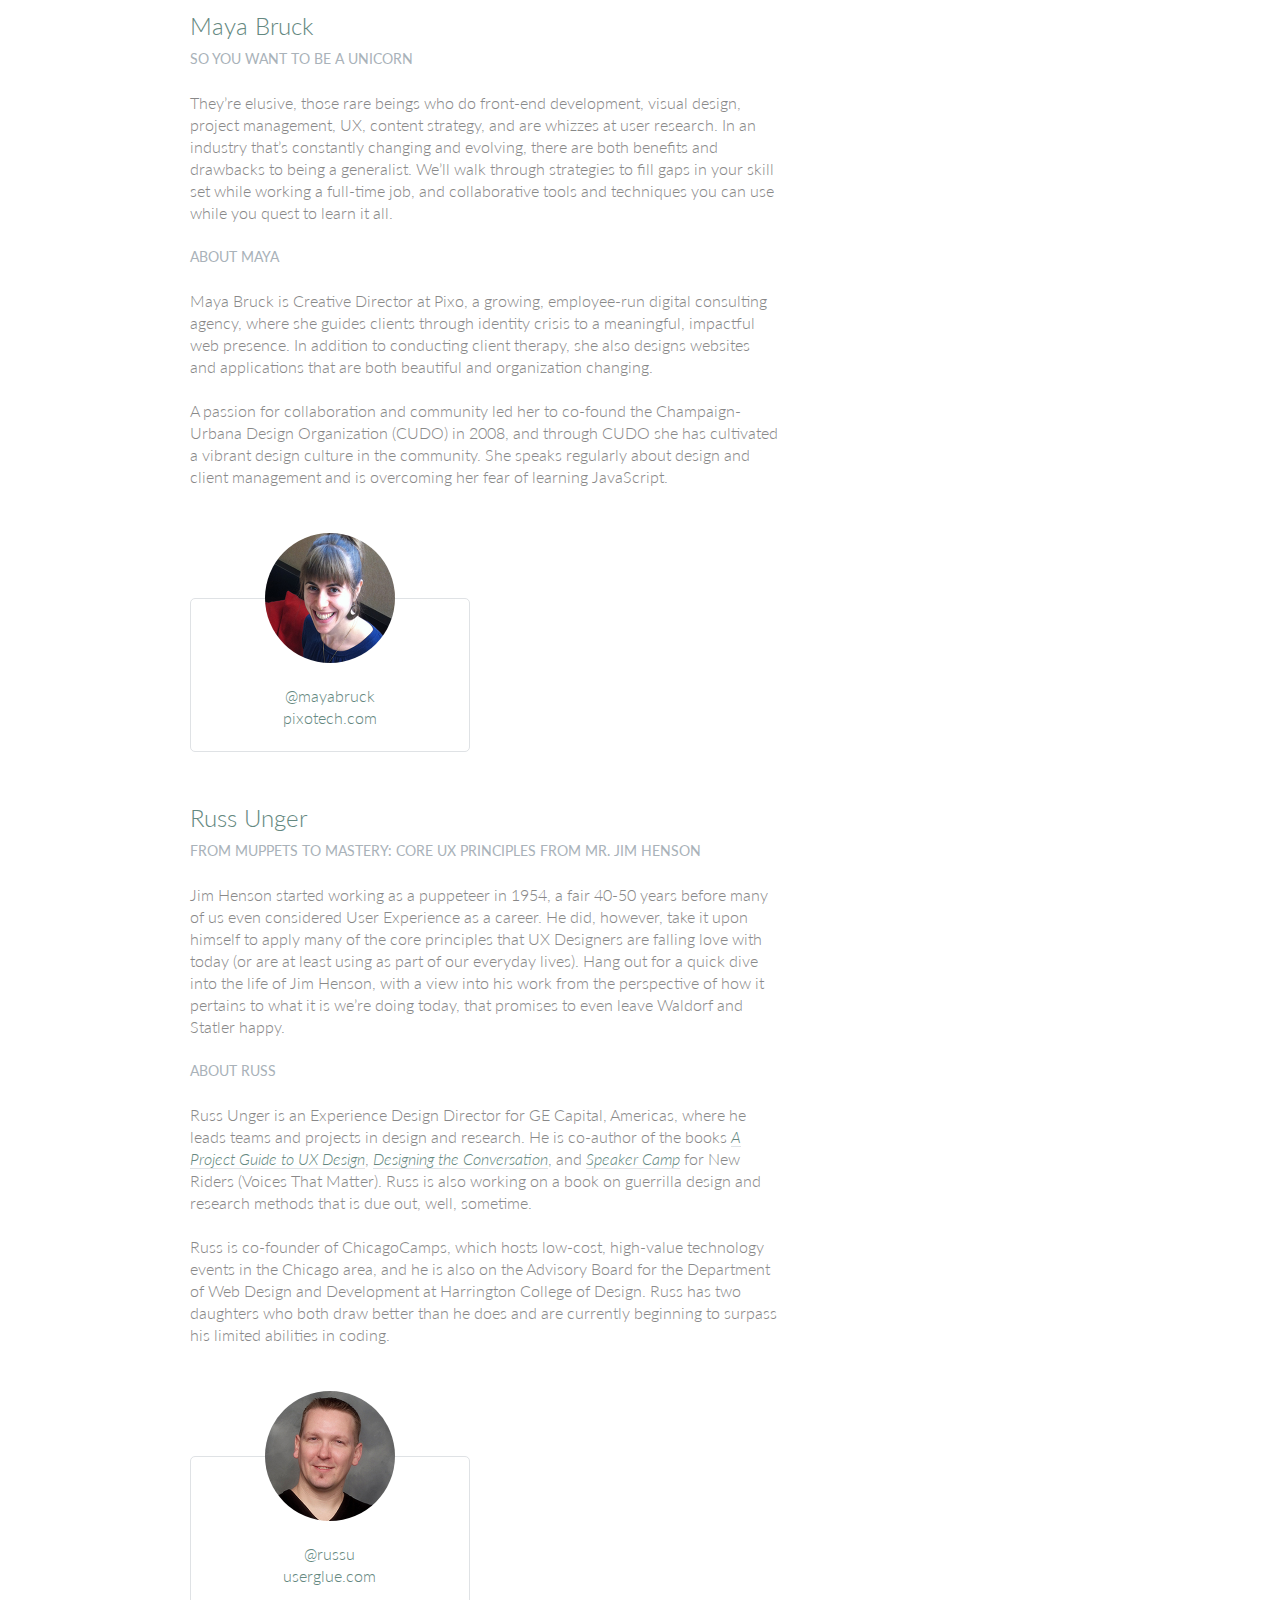
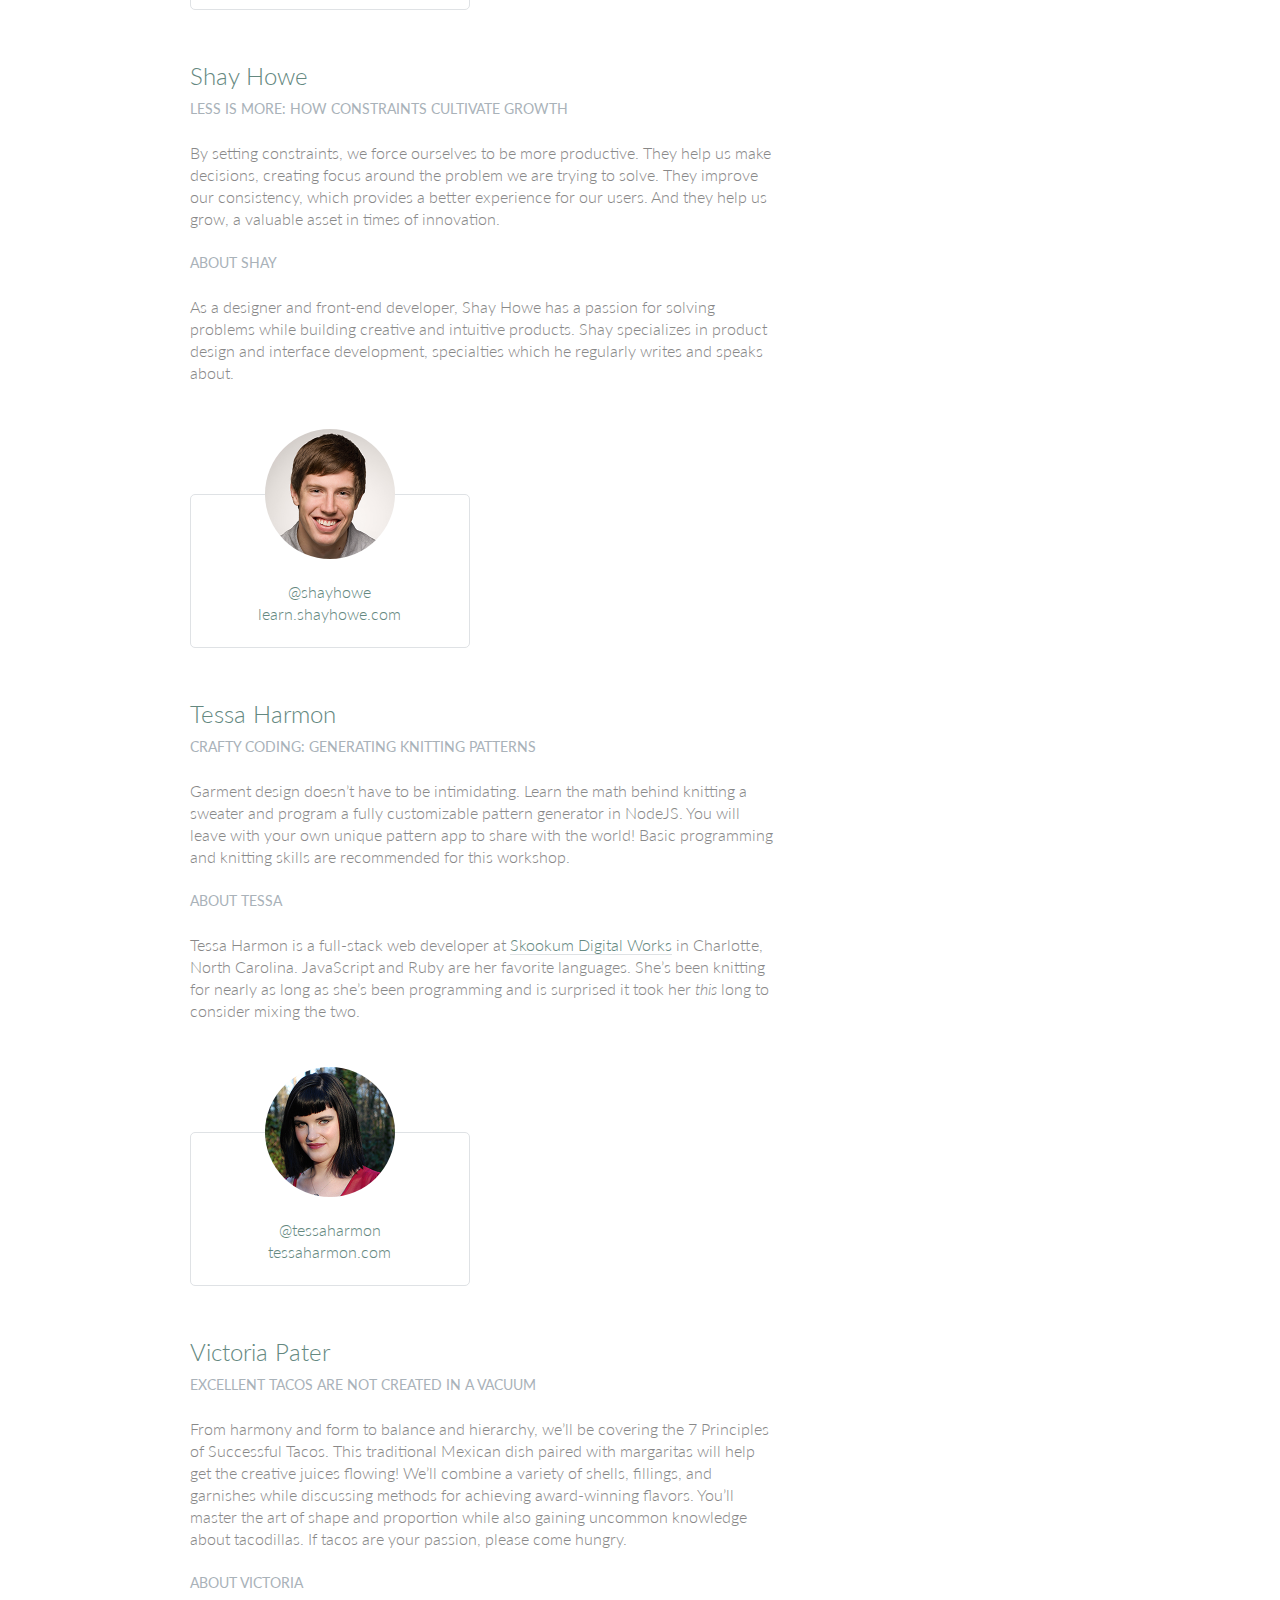
<file: speakers.html>
<!DOCTYPE html>
<html lang="en">
	<head>
		<meta charset="utf-8" />
		<title>Speakers - Styles Conference</title>
		<link rel="stylesheet" href="assets/stylesheets/main.css" />
		<link
			rel="stylesheet"
			href="http://fonts.googleapis.com/css?family=Lato:100,300,400"
		/>
	</head>

	<body>
		<!-- Header -->

		<header class="primary-header container group">
			<h1 class="logo">
				<a href="index.html"
					>Styles <br />
					Conference</a
				>
			</h1>

			<h3 class="tagline">August 24&ndash;26th &mdash; Chicago, IL</h3>

			<nav class="nav primary-nav">
				<ul>
					<li><a href="index.html">Home</a></li>
					<!--
          -->
					<li><a href="speakers.html">Speakers</a></li>
					<!--
          -->
					<li><a href="schedule.html">Schedule</a></li>
					<!--
          -->
					<li><a href="venue.html">Venue</a></li>
					<!--
          -->
					<li><a href="register.html">Register</a></li>
				</ul>
			</nav>
		</header>

		<!-- Lead -->

		<section class="row-alt">
			<div class="lead container">
				<h1>Speakers</h1>

				<p>
					We&#8217;re happy to welcome over twenty speakers to present on the
					industry&#8217;s latest technologies. Prepare for an inspiration
					extravaganza.
				</p>
			</div>
		</section>

		<!-- Main content -->

		<section class="row">
			<div class="grid">
				<!-- Aaron Irizarry -->

				<section class="speaker" id="aaron-irizarry">
					<div class="col-2-3">
						<h2>Aaron Irizarry</h2>
						<h5>Designing a Culture of Design</h5>

						<p>
							Workplace culture doesn&#8217;t start with beanbags, foosball
							tables, or a beer fridge, and it doesn&#8217;t end with neckties,
							PCs, or big corporations. It&#8217;s the unwritten rules,
							behavior, beliefs, and the motivations that enable good work to
							get done, or it&#8217;s what stifles a workforce. For design to be
							most effective and for designers to feel valued, we need to work
							in a culture that embraces design and allows it to succeed.
						</p>

						<p>
							In Aaron&#8217;s session he will explore how to recognize the
							traits of organizations that *get* design, both large and small.
							He will share what those teams, departments, and companies have
							that others don&#8217;t, and more importantly, how to begin to
							change your own workplace&#8217;s culture. Once you&#8217;ve
							worked within a culture of design it&#8217;s almost impossible to
							imagine yourself anywhere else.
						</p>

						<h5>About Aaron</h5>

						<p>
							Aaron Irizarry is a Senior Product Designer for Nasdaq OMX, a
							lover of heavy metal, a foodie, and a master of BBQ arts. You can
							find some of his thoughts and presentations on the conversation
							surrounding design over at
							<a href="http://www.discussingdesign.com/">discussingdesign.com</a
							>.
						</p>
					</div>
					<!--

          -->
					<aside class="col-1-3">
						<div class="speaker-info">
							<img
								src="assets/stylesheets/images/speakers/aaron-irizarry.jpg"
								alt="Aaron Irizarry"
							/>

							<ul>
								<li><a href="https://twitter.com/aaroni">@aaroni</a></li>
								<li>
									<a href="http://www.thisisaaronslife.com/"
										>thisisaaronslife.com</a
									>
								</li>
							</ul>
						</div>
					</aside>
				</section>

				<!-- Adam Connor -->

				<section class="speaker" id="adam-connor">
					<div class="col-2-3">
						<h2>Adam Connor</h2>
						<h5>
							Lights! Camera! Interaction! Design Inspiration from Filmmakers
						</h5>

						<p>
							Films succeed in evoking responses and engaging audiences only
							with a combination of well-written narrative and effective
							storytelling technique. It&#8217;s the filmmaker&#8217;s job to
							put this together. To do so they&#8217;ve developed processes,
							tools and techniques that allow them to focus attention, emphasize
							information, foreshadow and produce the many elements that
							together comprise a well-told story.
						</p>

						<p>
							With this workshop, we&#8217;ll revisit the topic of using stories
							in design and expand on the technical aspects used in film to
							communicate. We&#8217;ll look at some tools used in film, such as
							cinematic patterns, beat sheets, and storyboards. We&#8217;ll
							consider why they&#8217;re used and how we might look to them for
							inspiration.
						</p>

						<h5>About Adam</h5>

						<p>
							Adam Connor is a designer, illustrator and speaker passionate
							about collaboration, communication, creativity and storytelling.
							As an Experience Design Director with Mad*Pow, Adam combines 10+
							years of experience in interaction and experience design with a
							background in computer science, film, and animation to create
							effective and easy-to-use digital products and services. He
							believes that no matter how utilitarian a tool is, at the core of
							its creation lies a story; uncovering that story is key to its
							success. Occasionally, he shares his perspectives on design at
							<a href="http://adamconnor.com/">adamconnor.com</a> and
							<a href="http://www.discussingdesign.com/">discussingdesign.com</a
							>.
						</p>
					</div>
					<!--

          -->
					<aside class="col-1-3">
						<div class="speaker-info">
							<img
								src="assets/stylesheets/images/speakers/adam-connor.jpg"
								alt="Adam Connor"
							/>

							<ul>
								<li>
									<a href="https://twitter.com/adamconnor">@adamconnor</a>
								</li>
								<li><a href="http://adamconnor.com/">adamconnor.com</a></li>
							</ul>
						</div>
					</aside>
				</section>

				<!-- AJ Self -->

				<section class="speaker" id="aj-self">
					<div class="col-2-3">
						<h2>AJ Self</h2>
						<h5>(You Should Be) Testing Your JavaScript</h5>

						<p>
							JavaScript applications frequently utilize battle-tested libraries
							like jQuery, AngularJS, Backbone.js and more, but how can we be
							sure that our code is ready for production? This talk will share
							tips on how writing tests can be written easily and quickly and
							how to remove buggy code through testing.
						</p>

						<h5>About AJ</h5>

						<p>
							AJ is a software engineer specializing in JavaScript working at
							Belly in Chicago. Lately he has been writing applications with
							AngularJS and loving it. When not coding he is out loving the
							outdoors with his dog, Sunshine.
						</p>
					</div>
					<!--

          -->
					<aside class="col-1-3">
						<div class="speaker-info">
							<img
								src="assets/stylesheets/images/speakers/aj-self.jpg"
								alt="AJ Self"
							/>

							<ul>
								<li><a href="https://twitter.com/ajself">@ajself</a></li>
								<li><a href="http://www.ajself.com/">ajself.com</a></li>
							</ul>
						</div>
					</aside>
				</section>

				<!-- Arman Ghosh -->

				<section class="speaker" id="arman-ghosh">
					<div class="col-2-3">
						<h2>Arman Ghosh</h2>
						<h5>Designing Deals: How Good Design Drives Sales</h5>

						<p>
							Perception influences decisions, especially when it comes to
							selling products and services. Learn why before you even start
							sales conversations; good, thoughtful design and presentation will
							define you and your ability to close deals.
						</p>

						<h5>About Arman</h5>

						<p>
							Arman is an entrepreneur who has his roots planted in building
							aggressive sales and revenue-generating teams. Having built out
							national sales and operations teams in the B2B and consumer
							spaces, his focus has been driving aggressive growth for
							technology-based companies. He has an extensive operating
							background and has built a career disrupting sales processes and
							approaches with companies doing the same in their respective
							technology spaces.
						</p>
					</div>
					<!--

          -->
					<aside class="col-1-3">
						<div class="speaker-info">
							<img
								src="assets/stylesheets/images/speakers/arman-ghosh.jpg"
								alt="Arman Ghosh"
							/>

							<ul>
								<li>
									<a href="https://twitter.com/armanghosh">@armanghosh</a>
								</li>
							</ul>
						</div>
					</aside>
				</section>

				<!-- Bermon Painter -->

				<section class="speaker" id="bermon-painter">
					<div class="col-2-3">
						<h2>Bermon Painter</h2>
						<h5>Death to Wireframes: Long Live Rapid Prototyping</h5>

						<p>
							Static wireframes are a drag on the whole design process.
							Prototyping makes things a little better by allowing you to stitch
							together static wireframes or mockups while adding basic
							interactions. Rapid prototyping with HTML, CSS, and JavaScript is
							even better and faster; it increases collaboration and improves
							the iteration process. Kill your wireframes. Long live rapid
							prototyping.
						</p>

						<h5>About Bermon</h5>

						<p>
							Bermon is the organizer of various community groups for user
							experience designers and front-end developers, and the organizer
							of Blend Conference, a three-day, multi-track event for user
							experience strategists, designers and developers. He also leads
							the user experience team for Cardinal Solutions&#8217; Charlotte
							office, where he consults with large enterprise clients on
							interesting problems across user experience, design and front-end
							development.
						</p>
					</div>
					<!--

          -->
					<aside class="col-1-3">
						<div class="speaker-info">
							<img
								src="assets/stylesheets/images/speakers/bermon-painter.jpg"
								alt="Bermon Painter"
							/>

							<ul>
								<li>
									<a href="https://twitter.com/bermonpainter">@bermonpainter</a>
								</li>
								<li>
									<a href="http://bermonpainter.com/">bermonpainter.com</a>
								</li>
							</ul>
						</div>
					</aside>
				</section>

				<!-- Brad Smith -->

				<section class="speaker" id="brad-smith">
					<div class="col-2-3">
						<h2>Brad Smith</h2>
						<h5>What Designers and Strategists Can Learn from Dick Fosbury</h5>

						<p>
							Dick Fosbury is an American track and field athlete who challenged
							the conventional approach to the high jump with an unorthodox
							&#8220;back first&#8221; technique that became known as the
							Fosbury Flop. His innovative approach to a sport that seemed to
							have reached its limits was ridiculed at first, with sportswriters
							labeling him &#8220;the world&#8217;s laziest high jumper&#8221;
							&#8212; but today variations of the Fosbury Flop are used by
							almost every high jumper.
						</p>

						<p>
							We need to challenge conventions, too. Many of the design
							conventions used in web, mobile and device interfaces have evolved
							from systems and processes that no longer connect with our
							audiences&#8217; realities: a floppy disk as a metaphor to
							&#8220;save&#8221; information, push buttons as control devices
							and typography standards derived from mechanical typesetting.
						</p>

						<p>
							As designers and strategists, we need to think like Dick Fosbury,
							to deconstruct analogues, and to free ourselves from outdated
							ideas so that we can develop the new interfaces and interactions
							of the future.
						</p>

						<h5>About Brad</h5>

						<p>
							Brad Smith is executive director for WebVisions, a conference that
							explores the future of the web. Most recently he launched
							&#8220;The Institute for Social Good,&#8221; an organization that
							connects non-profits with volunteers willing to spend a day
							building awesome web and mobile apps to change the world for the
							better.
						</p>
					</div>
					<!--

          -->
					<aside class="col-1-3">
						<div class="speaker-info">
							<img
								src="assets/stylesheets/images/speakers/brad-smith.jpg"
								alt="Brad Smith"
							/>

							<ul>
								<li>
									<a href="http://www.webvisionsevent.com/"
										>webvisionsevent.com</a
									>
								</li>
								<li>
									<a href="http://www.instituteforsocialgood.org/"
										>instituteforsocialgood.org</a
									>
								</li>
							</ul>
						</div>
					</aside>
				</section>

				<!-- Candi Lemoine -->

				<section class="speaker" id="candi-lemoine">
					<div class="col-2-3">
						<h2>Candi Lemoine</h2>
						<h5>Making Remote Development Work</h5>

						<p>
							It&#8217;s not uncommon for developers and designers to work from
							home. There are also a few companies that have multiple offices.
							Working for a business that spans three different time zones,
							Candi Lemoine will show how you make cross-office collaboration
							work. She will suggest various helpful tools because constant
							communication is key.
						</p>

						<h5>About Candi</h5>

						<p>
							Candi Lemoine is a User Interface Developer at Dominion Marine
							Media as well as a Customer Advocate at A Book Apart. Aside from
							researching about user experience and design patterns, she also
							loves mentoring college students about the front-end side of the
							web. She also enjoys participating in hackathons with other
							co-workers and students.
						</p>
					</div>
					<!--

          -->
					<aside class="col-1-3">
						<div class="speaker-info">
							<img
								src="assets/stylesheets/images/speakers/candi-lemoine.jpg"
								alt="Candi Lemoine"
							/>

							<ul>
								<li>
									<a href="https://twitter.com/candicodeit">@candicodeit</a>
								</li>
								<li><a href="http://candicode.it/">candicode.it</a></li>
							</ul>
						</div>
					</aside>
				</section>

				<!-- Carolyn Chandler -->

				<section class="speaker" id="carolyn-chandler">
					<div class="col-2-3">
						<h2>Carolyn Chandler</h2>
						<h5>The Business of Play</h5>

						<p>
							Play isn&#8217;t just for kids and heavy gamers. Anyone with a
							Foursquare account knows that &#8211; and the stickiness of a
							badge and a leaderboard. But a good, playful user experience
							isn&#8217;t about those surface elements either &#8211; it&#8217;s
							about creating an environment with well-understood rules,
							meaningful objectives, and a sense of fun. Whether you&#8217;re
							trying to encourage people &#8211; or yourself &#8211; to save
							money or to lose weight, a focus on game mechanics and play could
							be the trump card you&#8217;re looking for.
						</p>

						<h5>About Carolyn</h5>

						<p>
							Carolyn Chandler has been working in the field of User Experience
							Design for over 14 years. She was an adjunct professor at DePaul
							University and is the UX Design Instructor at The Starter League,
							where she first developed her activity-based approach for teaching
							core design concepts. Carolyn is the co-founder of The School for
							Digital Craftsmanship and co-author of two books,
							<cite>A Project Guide to UX Design</cite> and
							<cite>Adventures in Experience Design</cite>.
						</p>
					</div>
					<!--

          -->
					<aside class="col-1-3">
						<div class="speaker-info">
							<img
								src="assets/stylesheets/images/speakers/carolyn-chandler.jpg"
								alt="Carolyn Chandler"
							/>

							<ul>
								<li><a href="https://twitter.com/chanan">@chanan</a></li>
								<li><a href="http://www.dhalo.com/">dhalo.com</a></li>
							</ul>
						</div>
					</aside>
				</section>

				<!-- Chris Mills -->

				<section class="speaker" id="chris-mills">
					<div class="col-2-3">
						<h2>Chris Mills</h2>
						<h5>Heavy Metal Coding</h5>

						<p>
							In this unconventional talk, Chris Mills will encourage you to
							pick up some drum sticks in addition to your laptop, and beat out
							a rhythm of learning &#8211; both of code and drum beats!
							You&#8217;ll learn basic JavaScript and CSS, plus beginner&#8217;s
							heavy metal drum patterns. The two are a marriage made in heaven,
							as nothing is a better antidote to code frustration than beating
							seven shades of **** out of a drum kit.
						</p>

						<h5>About Chris</h5>

						<p>
							Chris Mills is a Senior Tech Writer at Mozilla, where he writes
							docs and demos about open web apps, Firefox OS and related
							subjects. He loves tinkering around with HTML, CSS, JavaScript and
							other web technologies, and gives occasional tech talks at
							conferences and universities.
						</p>
					</div>
					<!--

          -->
					<aside class="col-1-3">
						<div class="speaker-info">
							<img
								src="assets/stylesheets/images/speakers/chris-mills.jpg"
								alt="Chris Mills"
							/>

							<ul>
								<li>
									<a href="https://twitter.com/chrisdavidmills"
										>@chrisdavidmills</a
									>
								</li>
								<li>
									<a href="https://developer.mozilla.org/"
										>developer.mozilla.org</a
									>
								</li>
							</ul>
						</div>
					</aside>
				</section>

				<!-- Dan Denney -->

				<section class="speaker" id="dan-denney">
					<div class="col-2-3">
						<h2>Dan Denney</h2>
						<h5>Creating HTML Emails Can Be Fun</h5>

						<p>
							In this presentation Dan will share techniques on how to send
							awesome messages using CSS, media queries and everyone&#8217;s
							favorite HTML element: tables. The fun part comes in the tools
							available for automation and testing to make it feel less like
							1999.
						</p>

						<h5>About Dan</h5>

						<p>
							Dan is a front-end dev at Envy Labs, where he works on client
							projects and Code School. He has been called a &#8220;seriously
							good copy and paster&#8221; and he puts those skills to use as he
							spends his days learning, unlearning and relearning how to build
							things for the web.
						</p>
					</div>
					<!--

          -->
					<aside class="col-1-3">
						<div class="speaker-info">
							<img
								src="assets/stylesheets/images/speakers/dan-denney.jpg"
								alt="Dan Denney"
							/>

							<ul>
								<li><a href="https://twitter.com/dandenney">@dandenney</a></li>
								<li><a href="http://dandenney.com/">dandenney.com</a></li>
							</ul>
						</div>
					</aside>
				</section>

				<!-- Darby Frey -->

				<section class="speaker" id="darby-frey">
					<div class="col-2-3">
						<h2>Darby Frey</h2>
						<h5>Building a Mobile Layout</h5>

						<p>
							Designing for mobile is challenging. With the ever-changing
							landscape of devices and screen sizes, there is no way to predict
							every possible canvas we will be designing for. Luckily, there are
							a few tools at our disposal that allow us to be confident in our
							designs.
						</p>

						<p>
							In this session we will introduce some of these tools and dive
							into some code to see how they can be used to create designs that
							look great on any device.
						</p>

						<h5>About Darby</h5>

						<p>
							Darby Frey is a software engineer and consultant who has worked on
							web and mobile applications for many clients including Groupon,
							Toyota, Paramount Pictures and others. Currently he is working
							with Belly in Chicago to create the world&#8217;s best customer
							loyalty platform. He can be found on Twitter at
							<a href="https://twitter.com/darbyfrey">@darbyfrey</a>.
						</p>
					</div>
					<!--

          -->
					<aside class="col-1-3">
						<div class="speaker-info">
							<img
								src="assets/stylesheets/images/speakers/darby-frey.jpg"
								alt="Darby Frey"
							/>

							<ul>
								<li><a href="https://twitter.com/darbyfrey">@darbyfrey</a></li>
								<li><a href="http://darbyfrey.com/">darbyfrey.com</a></li>
							</ul>
						</div>
					</aside>
				</section>

				<!-- Erica Decker -->

				<section class="speaker" id="erica-decker">
					<div class="col-2-3">
						<h2>Erica Decker</h2>
						<h5>What Disney Can Teach You about User Experience Design</h5>

						<p>
							From the creation of the 1937 film
							<cite>Snow White and the Seven Dwarves</cite>, to newer animated
							films such as <cite>The Princess and the Frog</cite>, to the
							branded &#8220;Wonderful World of Disney&#8221; itself, the Disney
							empire has been built upon a design ecosystem. Each film, theme
							park, or cruise shares a holistic view of a perfect world across
							time and cultures. Within each experience, the same beloved
							character traits are highlighted, similar visual and animation
							styles are used, and the same story and musical techniques are
							leveraged to bring the audience to an emotional place. This helps
							make the user experience familiar and nostalgic, and lightens the
							audience&#8217;s cognitive load to promote enjoyment. Join Erica
							as she highlights Disney&#8217;s user experience techniques and
							outlines how you can use them to design an ecosystem that will
							leave behind a lasting legacy, even while waiting in an extremely
							long line.
						</p>

						<h5>About Erica</h5>

						<p>
							Erica Decker is a designer, developer, and speaker with a passion
							for technology, challenges, and all things design. She believes
							that fast-paced, iterative, holistic design is the best way to
							drive product innovation, and can support that belief with a lot
							of evidence. She has designed engaging digital experiences for
							Fortune 500 companies, non-profits, and upcoming companies alike,
							and is currently writing this bio while referring to herself in
							the third person.
						</p>
					</div>
					<!--

          -->
					<aside class="col-1-3">
						<div class="speaker-info">
							<img
								src="assets/stylesheets/images/speakers/erica-decker.jpg"
								alt="Erica Decker"
							/>

							<ul>
								<li><a href="http://ericadecker.com/">ericadecker.com</a></li>
							</ul>
						</div>
					</aside>
				</section>

				<!-- Estelle Weyl -->

				<section class="speaker" id="estelle-weyl">
					<div class="col-2-3">
						<h2>Estelle Weyl</h2>
						<h5>Select This!</h5>

						<p>
							Pick an element, any element. Style it. Manipulate it. No IDs. No
							classes. No jQuery necessary. Learn all the new features of
							selectors in CSS and JavaScript hat enable you to select this DOM
							node, that DOM node, and even an imaginary DOM node based on
							attributes, relation to other elements, location in the DOM, or
							just an element&#8217;s mere existence.
						</p>

						<h5>About Estelle</h5>

						<p>
							<a href="https://twitter.com/estellevw">Estelle Weyl</a> is an
							internationally published author (<cite
								><a href="http://shop.oreilly.com/product/0636920021711.do"
									>Mobile HTML5</a
								></cite
							>,
							<cite
								><a href="http://shop.oreilly.com/product/0636920018063.do"
									>HTML5: The Definitive Guide</a
								></cite
							>
							and
							<cite
								><a href="http://shop.oreilly.com/product/9780980846904.do"
									>HTML5 and CSS3 for the Real World</a
								></cite
							>), speaker, trainer, and consultant. Estelle shares esoteric
							tidbits learned while programming CSS, JavaScript and HTML,
							provides tutorials and detailed grids of CSS3 and HTML5 browser
							support at
							<a href="http://www.standardista.com/">Standardista</a>. Her
							tutorials and workshops are available on
							<a href="http://estelle.github.io/">GitHub</a>.
						</p>
					</div>
					<!--

          -->
					<aside class="col-1-3">
						<div class="speaker-info">
							<img
								src="assets/stylesheets/images/speakers/estelle-weyl.jpg"
								alt="Estelle Weyl"
							/>

							<ul>
								<li><a href="https://twitter.com/estellevw">@estellevw</a></li>
								<li><a href="http://standardista.com/">standardista.com</a></li>
							</ul>
						</div>
					</aside>
				</section>

				<!-- Jen Myers -->

				<section class="speaker" id="jen-myers">
					<div class="col-2-3">
						<h2>Jen Myers</h2>
						<h5>Teaching Our CSS to Play Nice</h5>

						<p>
							Talk abstract: As our websites, applications and teams grow larger
							and more complicated, so does our CSS. Before we know it, we find
							ourselves no longer with cute little stylesheets, but sprawling,
							surly teenaged CSS that doesn&#8217;t always play nice with
							others. We need to learn how to manage and optimize our CSS no
							matter how large the project or diverse the team. If we start
							early, we can use best practices and tools to raise full-grown
							stylesheets any designer or developer would be happy to work with.
						</p>

						<h5>About Jen</h5>

						<p>
							Jen Myers is a web designer/developer and part of the instructor
							team at Dev Bootcamp in Chicago. In 2011, she founded the
							Columbus, Ohio chapter of Girl Develop It, an organization that
							provides introductory coding classes aimed at women, and she
							currently co-leads the Girl Develop It Chicago chapter. She speaks
							regularly about design, development and diversity, and focuses on
							finding new ways to make both technology and technology education
							accessible to everyone.
						</p>
					</div>
					<!--

          -->
					<aside class="col-1-3">
						<div class="speaker-info">
							<img
								src="assets/stylesheets/images/speakers/jen-myers.jpg"
								alt="Jen Myers"
							/>

							<ul>
								<li>
									<a href="https://twitter.com/antiheroine">@antiheroine</a>
								</li>
								<li><a href="http://jenmyers.net/">jenmyers.net</a></li>
							</ul>
						</div>
					</aside>
				</section>

				<!-- Jenn Downs -->

				<section class="speaker" id="jenn-downs">
					<div class="col-2-3">
						<h2>Jenn Downs</h2>
						<h5>What&#8217;s Stopping You?</h5>

						<p>
							Creating in the face of negativity, fear, health problems, and
							your inner critic can at times feel impossible. Let&#8217;s face
							our fears together, name these problems and break them down,
							silence our inner critics, and talk about when it&#8217;s time to
							take a break or let go of a project for good.
						</p>

						<h5>About Jenn</h5>

						<p>
							Jenn Downs swung her way through the jungle at MailChimp from
							support to tech writing to UX Design Research. After six years
							she&#8217;s been bitten by the entrepreneurship bug and she is now
							the Business/Tech Manager for Carpenter Koby Downs in Atlanta.
							Never one to only do one thing at a time, Jenn is also doing
							freelance email marketing and UX work on the side.
						</p>

						<p>
							Outside of loving the web, Jenn is a songwriter and loves Rock and
							Roll!
						</p>
					</div>
					<!--

          -->
					<aside class="col-1-3">
						<div class="speaker-info">
							<img
								src="assets/stylesheets/images/speakers/jenn-downs.jpg"
								alt="Jenn Downs"
							/>

							<ul>
								<li>
									<a href="https://twitter.com/beparticular">@beparticular</a>
								</li>
								<li><a href="http://beparticular.com/">beparticular.com</a></li>
							</ul>
						</div>
					</aside>
				</section>

				<!-- Jennifer Jones -->

				<section class="speaker" id="jennifer-jones">
					<div class="col-2-3">
						<h2>Jennifer Jones</h2>
						<h5>What Designers Can Learn from Parenting</h5>

						<p>
							That first client meeting may not feel as warm and fulfilling as
							the first time you hold your newborn child, but consider the
							similarities.
						</p>

						<p>
							You know each other but have never met. As the relationship grows
							you will have to rely on your experiences and education to gently
							guide them while allowing flexibility for projects to change and
							evolve. It&#8217;s not your job to control everything, but if you
							are successful you will create a well-rounded piece that everyone
							involved can love.
						</p>

						<h5>About Jennifer</h5>

						<p>
							Jennifer Jones is an event coordinator for the WebVisions
							Conference and also co-authors a blog with her teenage daughter.
							She and her family live in Portland, Oregon where she balances
							work, parenting and any other life challenge with honesty, humor
							and liquor.
						</p>
					</div>
					<!--

          -->
					<aside class="col-1-3">
						<div class="speaker-info">
							<img
								src="assets/stylesheets/images/speakers/jennifer-jones.jpg"
								alt="Jennifer Jones"
							/>

							<ul>
								<li>
									<a href="https://twitter.com/Foerocious">@foerocious</a>
								</li>
								<li>
									<a href="http://crampedconversations.com/"
										>crampedconversations.com</a
									>
								</li>
							</ul>
						</div>
					</aside>
				</section>

				<!-- Leslie Jensen-Inman -->

				<section class="speaker" id="leslie-jensen-inman">
					<div class="col-2-3">
						<h2>Dr. Leslie Jensen-Inman</h2>
						<h5>Designing to Learn</h5>

						<p>
							We&#8217;ve reached a point where non-designers understand the
							value of design. This has led to an increase in demand for design
							talent. In the past, we would have turned to institutions of
							higher education to help us find new talent; however,
							today&#8217;s graduates often finish school without the skills
							they need to thrive in a professional design setting.
						</p>

						<p>
							There is a massive gap between what students learn and what
							industry needs. This skills gap leaves graduates unable to find
							jobs and hiring companies unable to find talent. How we approach
							this challenge will affect the continued relevance and value of
							design.
						</p>

						<h5>About Leslie</h5>

						<p>
							<a href="http://www.jenseninman.com">Dr. Leslie Jensen-Inman</a>
							is a designer, speaker, author, and educator. Leslie is co-founder
							of the user experience design school
							<a href="http://www.centercentre.com">Center Centre</a>, where she
							connects industry, education, and community. Creative Director and
							co-author of
							<cite
								>InterACT with Web Standards: A holistic approach to web
								design</cite
							>, Leslie has written articles for publications such as
							<cite>A List Apart</cite>, <cite>The Pastry Box</cite>,
							<cite>Ladies in Tech</cite>, and <cite>.net Magazine</cite>.
						</p>
					</div>
					<!--

          -->
					<aside class="col-1-3">
						<div class="speaker-info">
							<img
								src="assets/stylesheets/images/speakers/leslie-jensen-inman.jpg"
								alt="Leslie Jensen-Inman"
							/>

							<ul>
								<li>
									<a href="https://twitter.com/jenseninman">@jenseninman</a>
								</li>
								<li>
									<a href="http://unicorninstitute.com/"
										>unicorninstitute.com</a
									>
								</li>
							</ul>
						</div>
					</aside>
				</section>

				<!-- Maya Bruck -->

				<section class="speaker" id="maya-bruck">
					<div class="col-2-3">
						<h2>Maya Bruck</h2>
						<h5>So You Want to Be a Unicorn</h5>

						<p>
							They&#8217;re elusive, those rare beings who do front-end
							development, visual design, project management, UX, content
							strategy, and are whizzes at user research. In an industry
							that&#8217;s constantly changing and evolving, there are both
							benefits and drawbacks to being a generalist. We&#8217;ll walk
							through strategies to fill gaps in your skill set while working a
							full-time job, and collaborative tools and techniques you can use
							while you quest to learn it all.
						</p>

						<h5>About Maya</h5>

						<p>
							Maya Bruck is Creative Director at Pixo, a growing, employee-run
							digital consulting agency, where she guides clients through
							identity crisis to a meaningful, impactful web presence. In
							addition to conducting client therapy, she also designs websites
							and applications that are both beautiful and organization
							changing.
						</p>

						<p>
							A passion for collaboration and community led her to co-found the
							Champaign-Urbana Design Organization (CUDO) in 2008, and through
							CUDO she has cultivated a vibrant design culture in the community.
							She speaks regularly about design and client management and is
							overcoming her fear of learning JavaScript.
						</p>
					</div>
					<!--

          -->
					<aside class="col-1-3">
						<div class="speaker-info">
							<img
								src="assets/stylesheets/images/speakers/maya-bruck.jpg"
								alt="Maya Bruck"
							/>

							<ul>
								<li><a href="https://twitter.com/mayabruck">@mayabruck</a></li>
								<li><a href="http://pixotech.com/">pixotech.com</a></li>
							</ul>
						</div>
					</aside>
				</section>

				<!-- Russ Unger -->

				<section class="speaker" id="russ-unger">
					<div class="col-2-3">
						<h2>Russ Unger</h2>
						<h5>
							From Muppets to Mastery: Core UX Principles from Mr. Jim Henson
						</h5>

						<p>
							Jim Henson started working as a puppeteer in 1954, a fair 40-50
							years before many of us even considered User Experience as a
							career. He did, however, take it upon himself to apply many of the
							core principles that UX Designers are falling love with today (or
							are at least using as part of our everyday lives). Hang out for a
							quick dive into the life of Jim Henson, with a view into his work
							from the perspective of how it pertains to what it is we&#8217;re
							doing today, that promises to even leave Waldorf and Statler
							happy.
						</p>

						<h5>About Russ</h5>

						<p>
							Russ Unger is an Experience Design Director for GE Capital,
							Americas, where he leads teams and projects in design and
							research. He is co-author of the books
							<cite
								><a href="http://projectuxd.com/"
									>A Project Guide to UX Design</a
								></cite
							>,
							<cite
								><a href="http://www.designingtheconversation.com/"
									>Designing the Conversation</a
								></cite
							>, and
							<cite
								><a href="http://speakercampbook.com/">Speaker Camp</a></cite
							>
							for New Riders (Voices That Matter). Russ is also working on a
							book on guerrilla design and research methods that is due out,
							well, sometime.
						</p>

						<p>
							Russ is co-founder of ChicagoCamps, which hosts low-cost,
							high-value technology events in the Chicago area, and he is also
							on the Advisory Board for the Department of Web Design and
							Development at Harrington College of Design. Russ has two
							daughters who both draw better than he does and are currently
							beginning to surpass his limited abilities in coding.
						</p>
					</div>
					<!--

          -->
					<aside class="col-1-3">
						<div class="speaker-info">
							<img
								src="assets/stylesheets/images/speakers/russ-unger.jpg"
								alt="Russ Unger"
							/>

							<ul>
								<li><a href="https://twitter.com/russu">@russu</a></li>
								<li><a href="http://www.userglue.com/">userglue.com</a></li>
							</ul>
						</div>
					</aside>
				</section>

				<!-- Shay Howe -->

				<section class="speaker" id="shay-howe">
					<div class="col-2-3">
						<h2>Shay Howe</h2>
						<h5>Less Is More: How Constraints Cultivate Growth</h5>

						<p>
							By setting constraints, we force ourselves to be more productive.
							They help us make decisions, creating focus around the problem we
							are trying to solve. They improve our consistency, which provides
							a better experience for our users. And they help us grow, a
							valuable asset in times of innovation.
						</p>

						<h5>About Shay</h5>

						<p>
							As a designer and front-end developer, Shay Howe has a passion for
							solving problems while building creative and intuitive products.
							Shay specializes in product design and interface development,
							specialties which he regularly writes and speaks about.
						</p>
					</div>
					<!--

          -->
					<aside class="col-1-3">
						<div class="speaker-info">
							<img
								src="assets/stylesheets/images/speakers/shay-howe.jpg"
								alt="Shay Howe"
							/>

							<ul>
								<li><a href="https://twitter.com/shayhowe">@shayhowe</a></li>
								<li>
									<a href="http://learn.shayhowe.com/">learn.shayhowe.com</a>
								</li>
							</ul>
						</div>
					</aside>
				</section>

				<!-- Tessa Harmon -->

				<section class="speaker" id="tessa-harmon">
					<div class="col-2-3">
						<h2>Tessa Harmon</h2>
						<h5>Crafty Coding: Generating Knitting Patterns</h5>

						<p>
							Garment design doesn&#8217;t have to be intimidating. Learn the
							math behind knitting a sweater and program a fully customizable
							pattern generator in NodeJS. You will leave with your own unique
							pattern app to share with the world! Basic programming and
							knitting skills are recommended for this workshop.
						</p>

						<h5>About Tessa</h5>

						<p>
							Tessa Harmon is a full-stack web developer at
							<a href="http://www.skookum.com/">Skookum Digital Works</a> in
							Charlotte, North Carolina. JavaScript and Ruby are her favorite
							languages. She&#8217;s been knitting for nearly as long as
							she&#8217;s been programming and is surprised it took her
							<em>this</em> long to consider mixing the two.
						</p>
					</div>
					<!--

          -->
					<aside class="col-1-3">
						<div class="speaker-info">
							<img
								src="assets/stylesheets/images/speakers/tessa-harmon.jpg"
								alt="Tessa Harmon"
							/>

							<ul>
								<li>
									<a href="https://twitter.com/tessaharmon">@tessaharmon</a>
								</li>
								<li><a href="http://tessaharmon.com/">tessaharmon.com</a></li>
							</ul>
						</div>
					</aside>
				</section>

				<!-- Victoria Pater -->

				<section class="speaker" id="victoria-pater">
					<div class="col-2-3">
						<h2>Victoria Pater</h2>
						<h5>Excellent Tacos Are Not Created in a Vacuum</h5>

						<p>
							From harmony and form to balance and hierarchy, we&#8217;ll be
							covering the 7 Principles of Successful Tacos. This traditional
							Mexican dish paired with margaritas will help get the creative
							juices flowing! We&#8217;ll combine a variety of shells, fillings,
							and garnishes while discussing methods for achieving award-winning
							flavors. You&#8217;ll master the art of shape and proportion while
							also gaining uncommon knowledge about tacodillas. If tacos are
							your passion, please come hungry.
						</p>

						<h5>About Victoria</h5>

						<p>
							Victoria is a <a href="http://www.modest.com/">Modest</a> UX
							Designer in Chicago. She focuses on making mobile commerce better
							for everyone. As a co-founder of
							<a href="http://quitestrong.com/">Quite Strong</a>, a female
							collaborative, she is a dedicated advocate for diversity in the
							design and tech fields. When asked what three things should could
							not live without she replied, &#8220;tacos, travel, and
							emojis&#8221; &#8230;obviously.
						</p>
					</div>
					<!--

          -->
					<aside class="col-1-3">
						<div class="speaker-info">
							<img
								src="assets/stylesheets/images/speakers/victoria-pater.jpg"
								alt="Victoria Pater"
							/>

							<ul>
								<li>
									<a href="https://twitter.com/typeis4lovers">@typeis4lovers</a>
								</li>
								<li>
									<a href="http://victoriapater.com/">victoriapater.com</a>
								</li>
							</ul>
						</div>
					</aside>
				</section>

				<!-- Vitaly Friedman -->

				<section class="speaker" id="vitaly-friedman">
					<div class="col-2-3">
						<h2>Vitaly Friedman</h2>
						<h5>Responsive Web Design: Clever Tips and Techniques</h5>

						<p>
							Responsive web design challenges web designers to adapt a new
							mindset to their design processes as well as techniques they are
							using in design and code. This talk provides an overview of
							various practical techniques, tips and tricks that you might want
							to be aware of when working on a new responsive design project.
						</p>

						<h5>About Vitaly</h5>

						<p>
							Vitaly Friedman loves beautiful content and does not give up
							easily. From Minsk in Belarus, he studied computer science and
							mathematics in Germany and discovered a passion for typography,
							writing and design. After working as a freelance designer and
							developer for six years, he co-founded
							<cite
								><a href="http://smashingmagazine.com/"
									>Smashing Magazine</a
								></cite
							>, a leading online magazine dedicated to design and web
							development. Vitaly is the author, co-author and editor of all
							<a href="https://shop.smashingmagazine.com">Smashing books</a>. He
							currently works as editor-in-chief of
							<cite>Smashing Magazine</cite> in the lovely city of Freiburg,
							Germany.
						</p>
					</div>
					<!--

          -->
					<aside class="col-1-3">
						<div class="speaker-info">
							<img
								src="assets/stylesheets/images/speakers/vitaly-friedman.jpg"
								alt="Vitaly Friedman"
							/>

							<ul>
								<li>
									<a href="https://twitter.com/smashingmag">@smashingmag</a>
								</li>
								<li>
									<a href="http://smashingmagazine.com/"
										>smashingmagazine.com</a
									>
								</li>
							</ul>
						</div>
					</aside>
				</section>

				<!-- Zoe Mickley Gillenwater -->

				<section id="zoe-mickley-gillenwater">
					<div class="col-2-3">
						<h2>Zoe Mickley Gillenwater</h2>
						<h5>Leveling Up with Flexbox</h5>

						<p>
							By now, you&#8217;ve probably heard of &#8220;flexbox,&#8221;
							short for the CSS Flexible Box Layout module and the most fully
							developed and well supported of CSS3&#8217;s wide array of new
							layout mechanisms. Flexbox allows you to create fluid, responsive
							layouts without having to worry about all those pesky float layout
							quirks we&#8217;ve dealt with for over a decade. But with
							cross-browser support still incomplete, you&#8217;ve probably
							relegated flexbox to the &#8220;one day&#8221; pile of web design
							tricks.
						</p>

						<p>
							It&#8217;s time to stop waiting. In this talk, Zoe aims to
							convince you that it&#8217;s a good idea to start learning and
							using flexbox today. You&#8217;ll learn how to take your
							designs—and web design skills—to the next level as we use flexbox
							as practical progressive enhancement, adding it in bits and pieces
							on individual page components with graceful fallbacks.
						</p>

						<h5>About Zoe</h5>

						<p>
							Zoe Mickley Gillenwater is a web designer and developer who loves
							creating sites that work for as many people and devices as
							possible. She wrote an entire book on fluid web sites two years
							before &#8220;responsive web design&#8221; had a name (<cite
								><a href="http://www.flexiblewebbook.com/"
									>Flexible Web Design: Creating Liquid and Elastic Layouts with
									CSS</a
								></cite
							>), and has also authored the book
							<cite
								><a href="http://www.stunningcss3.com/"
									>Stunning CSS3: A Project-based Guide to the Latest in CSS</a
								></cite
							>
							and the video training title
							<cite
								><a href="http://zomigi.com/publications/#pub-accessibility"
									>Web Accessibility Principles</a
								></cite
							>
							for lynda.com. Zoe currently works as a UX designer for
							<a href="http://www.booking.com/">Booking.com</a>.
						</p>
					</div>
					<!--

          -->
					<aside class="col-1-3">
						<div class="speaker-info">
							<img
								src="assets/stylesheets/images/speakers/zoe-mickley-gillenwater.jpg"
								alt="Zoe Mickley Gillenwater"
							/>

							<ul>
								<li><a href="https://twitter.com/zomigi">@zomigi</a></li>
								<li><a href="http://zomigi.com/">zomigi.com</a></li>
							</ul>
						</div>
					</aside>
				</section>
			</div>
		</section>
		<!-- Footer -->

		<footer class="primary-footer container group">
			<small>&copy; Styles Conference</small>

			<nav class="nav">
				<ul>
					<li><a href="index.html">Home</a></li>
					<li><a href="speakers.html">Speakers</a></li>
					<li><a href="schedule.html">Schedule</a></li>
					<li><a href="venue.html">Venue</a></li>
					<li><a href="register.html">Register</a></li>
				</ul>
			</nav>
		</footer>
	</body>
</html>
</file>
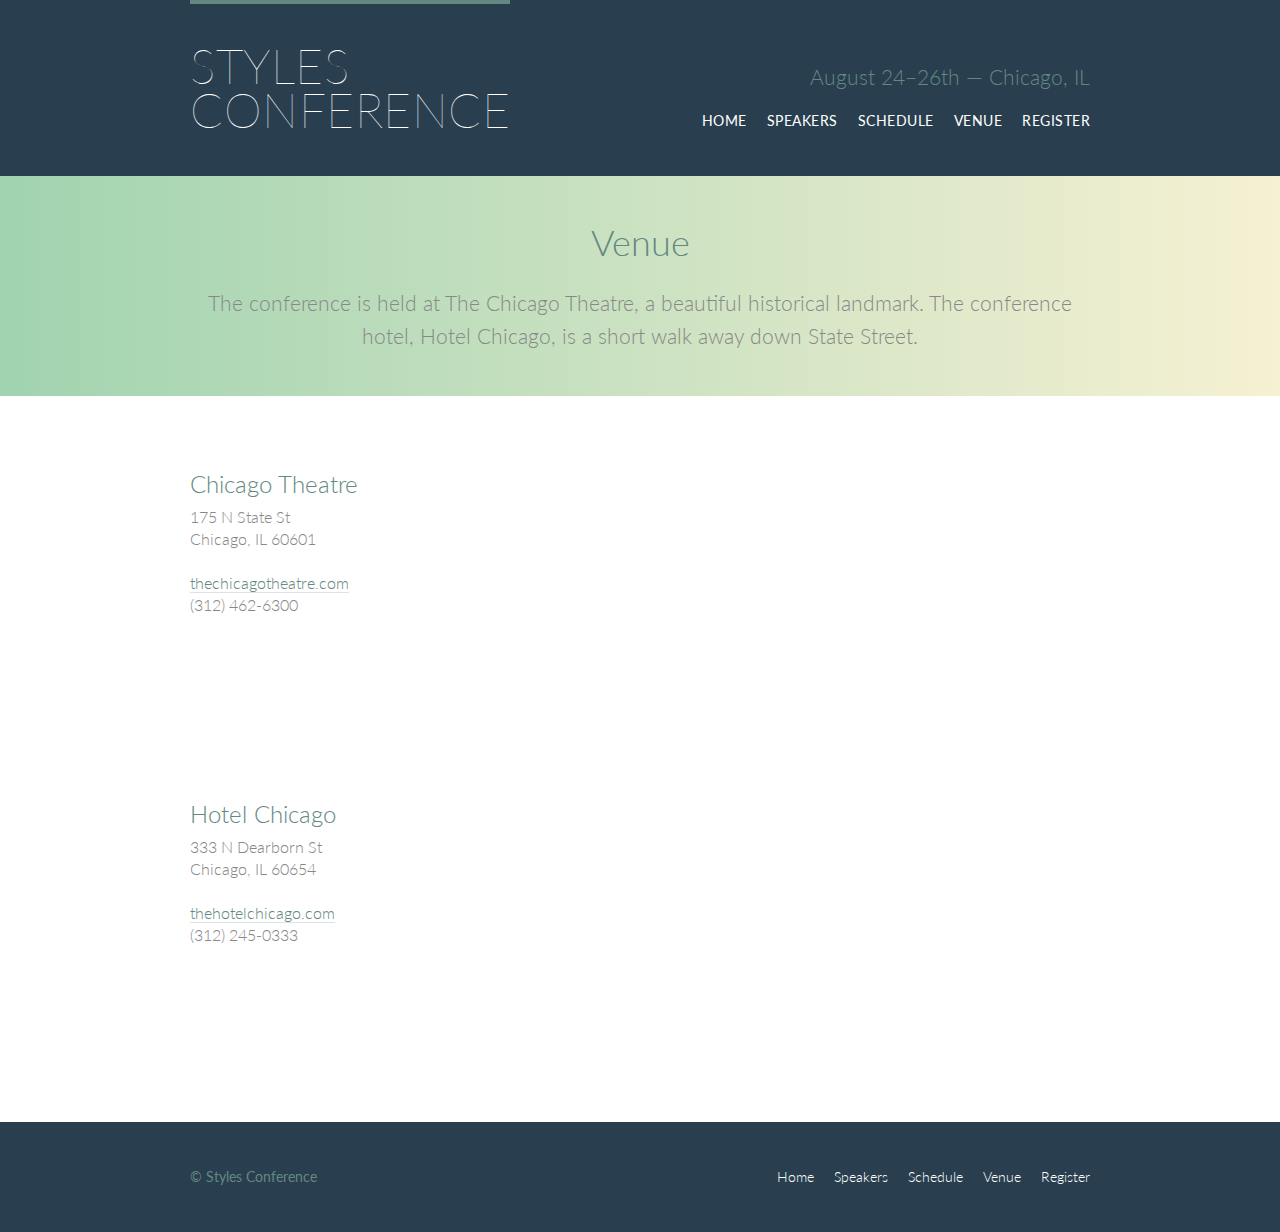
<file: venue.html>
<!DOCTYPE html>
<html lang="en">

  <head>
    <meta charset="utf-8">
    <title>Venue - Styles Conference</title>
    <link rel="stylesheet" href="assets/stylesheets/main.css">
    <link rel="stylesheet" href="http://fonts.googleapis.com/css?family=Lato:100,300,400">
  </head>

  <body>

    <!-- Header -->

    <header class="primary-header container group">

      <h1 class="logo">
        <a href="index.html">Styles <br> Conference</a>
      </h1>

      <h3 class="tagline">August 24&ndash;26th &mdash; Chicago, IL</h3>

      <nav class="nav primary-nav">
        <ul>
          <li><a href="index.html">Home</a></li><!--
          --><li><a href="speakers.html">Speakers</a></li><!--
          --><li><a href="schedule.html">Schedule</a></li><!--
          --><li><a href="venue.html">Venue</a></li><!--
          --><li><a href="register.html">Register</a></li>
        </ul>
      </nav>

    </header>

    <!-- Lead -->

    <section class="row-alt">
      <div class="lead container">

        <h1>Venue</h1>

        <p>The conference is held at The Chicago Theatre, a beautiful historical landmark. The conference hotel, Hotel Chicago, is a short walk away down State Street.</p>

      </div>
    </section>

    <!-- Main content -->

    <section class="row">
      <div class="grid">

        <!-- Chicago Theatre -->

        <section class="venue-theatre">

          <div class="col-1-3">
            <h2>Chicago Theatre</h2>
            <p>175 N State St <br> Chicago, IL 60601</p>
            <p><a href="http://www.thechicagotheatre.com/">thechicagotheatre.com</a> <br> (312) 462-6300</p>
          </div><!--

          --><iframe class="venue-map col-2-3" src="https://www.google.com/maps/embed?pb=!1m5!3m3!1m2!1s0x880e2ca55810a493%3A0x4700ddf60fcbfad6!2schicago+theatre!5e0!3m2!1sen!2sus!4v1388701393606"></iframe>

        </section>

        <!-- Hotel Chicago -->

        <section class="venue-hotel">

          <div class="col-1-3">
            <h2>Hotel Chicago</h2>
            <p>333 N Dearborn St <br> Chicago, IL 60654</p>
            <p><a href="http://thehotelchicago.com/">thehotelchicago.com</a> <br> (312) 245-0333</p>
          </div><!--

          --><iframe class="venue-map col-2-3" src="https://www.google.com/maps/embed?pb=!1m5!3m3!1m2!1s0x880e2cb1da049173%3A0xa5c91d255a775f0b!2sHotel+Sax+Chicago%2C+North+Dearborn+Street%2C+Chicago%2C+IL!5e0!3m2!1sen!2sus!4v1388702493978"></iframe>

        </section>

      </div>
    </section>

    <!-- Footer -->

    <footer class="primary-footer container group">

      <small>&copy; Styles Conference</small>

      <nav class="nav">
        <ul>
          <li><a href="index.html">Home</a></li><!--
          --><li><a href="speakers.html">Speakers</a></li><!--
          --><li><a href="schedule.html">Schedule</a></li><!--
          --><li><a href="venue.html">Venue</a></li><!--
          --><li><a href="register.html">Register</a></li>
        </ul>
      </nav>

    </footer>

  </body>
</html>
</file>
<file: assets/stylesheets/main.css>
/* http://meyerweb.com/eric/tools/css/reset/
   v2.0 | 20110126
   License: none (public domain)
*/

html,
body,
div,
span,
applet,
object,
iframe,
h1,
h2,
h3,
h4,
h5,
h6,
p,
blockquote,
pre,
a,
abbr,
acronym,
address,
big,
cite,
code,
del,
dfn,
em,
img,
ins,
kbd,
q,
s,
samp,
small,
strike,
strong,
sub,
sup,
tt,
var,
b,
u,
i,
center,
dl,
dt,
dd,
ol,
ul,
li,
fieldset,
form,
label,
legend,
table,
caption,
tbody,
tfoot,
thead,
tr,
th,
td,
article,
aside,
canvas,
details,
embed,
figure,
figcaption,
footer,
header,
hgroup,
menu,
nav,
output,
ruby,
section,
summary,
time,
mark,
audio,
video {
	margin: 0;
	padding: 0;
	border: 0;
	font-size: 100%;
	font: inherit;
	vertical-align: baseline;
}
/* HTML5 display-role reset for older browsers */
article,
aside,
details,
figcaption,
figure,
footer,
header,
hgroup,
menu,
nav,
section {
	display: block;
}
body {
	line-height: 1;
}
ol,
ul {
	list-style: none;
}
blockquote,
q {
	quotes: none;
}
blockquote:before,
blockquote:after,
q:before,
q:after {
	content: "";
	content: none;
}
table {
	border-collapse: collapse;
	border-spacing: 0;
}

/*
  ========================================
  Custom styles
  ========================================
*/

body {
	background: #293f50;
	color: #888;
	font: 300 16px/22px "Lato", "Open Sans", "Helvetica Neue", Helvetica, Arial,
		sans-serif;
}

/*
  ========================================
  Grid
  ========================================
*/

*,
*:before,
*:after {
	-webkit-box-sizing: border-box;
	-moz-box-sizing: border-box;
	box-sizing: border-box;
}
.container,
.grid {
	margin: 0 auto;
	width: 960px;
}
.container {
	padding-left: 30px;
	padding-right: 30px;
}
.grid,
.col-1-3,
.col-2-3 {
	padding-left: 15px;
	padding-right: 15px;
}
.col-1-3,
.col-2-3 {
	display: inline-block;
	vertical-align: top;
}
.col-1-3 {
	width: 33.33%;
}
.col-2-3 {
	width: 66.66%;
}

/*
  ========================================
  Clearfix
  ========================================
*/

.group:before,
.group:after {
	content: "";
	display: table;
}
.group:after {
	clear: both;
}
.group {
	clear: both;
	*zoom: 1;
}

/*
  ========================================
  Rows
  ========================================
*/

.row,
.row-alt {
	min-width: 960px;
}
.row {
	background: #fff;
	padding: 66px 0 44px 0;
}
.row-alt {
	background: #cbe2c1;
	background: -webkit-linear-gradient(to right, #a1d3b0, #f6f1d3);
	background: -moz-linear-gradient(to right, #a1d3b0, #f6f1d3);
	background: linear-gradient(to right, #a1d3b0, #f6f1d3);
	padding: 44px 0 22px 0;
}

/*
  ========================================
  Typography
  ========================================
*/

h1,
h2,
h3,
h4 {
	color: #648880;
}
h1,
h3,
h4,
h5,
p {
	margin-bottom: 22px;
}
h1 {
	font-size: 36px;
	line-height: 44px;
}
h2 {
	font-size: 24px;
	line-height: 44px;
}
h3 {
	font-size: 21px;
}
h4 {
	font-size: 18px;
}
h5 {
	color: #a9b2b9;
	font-size: 14px;
	font-weight: 400;
	text-transform: uppercase;
}
strong {
	font-weight: 400;
}
cite,
em {
	font-style: italic;
}

/*
  ========================================
  Leads
  ========================================
*/

.lead {
	text-align: center;
}
.lead p {
	font-size: 21px;
	line-height: 33px;
}

/*
  ========================================
  Links
  ========================================
*/

a {
	color: #648880;
	text-decoration: none;
}
a:hover {
	color: #a9b2b9;
}
p a {
	border-bottom: 1px solid #dfe2e5;
}
.primary-header a,
.primary-footer a {
	color: #fff;
}
.primary-header a:hover,
.primary-footer a:hover {
	color: #648880;
}

/*
  ========================================
  Buttons
  ========================================
*/

.btn {
	border-radius: 5px;
	color: #fff;
	cursor: pointer;
	display: inline-block;
	font-weight: 400;
	letter-spacing: 0.5px;
	margin: 0;
	text-transform: uppercase;
}
.btn-alt {
	border: 1px solid #fff;
	padding: 10px 30px;
}
.btn-alt:hover {
	background: #fff;
	color: #648880;
}

.btn-default {
  border: 0;
  background: #648880;
  padding: 11px 30px;
  font-size: 14px;
}
.btn-default:hover {
  background: #77a198;
}

/*
  ========================================
  Primary header
  ========================================
*/

.logo {
	border-top: 4px solid #648880;
	float: left;
	font-size: 48px;
	font-weight: 100;
	letter-spacing: 0.5px;
	line-height: 44px;
	padding: 40px 0 22px 0;
	text-transform: uppercase;
}
.tagline {
	margin: 66px 0 22px 0;
	text-align: right;
}
.primary-nav {
	font-size: 14px;
	font-weight: 400;
	letter-spacing: 0.5px;
	text-transform: uppercase;
}

/*
  ========================================
  Primary footer
  ========================================
*/

.primary-footer {
	color: #648880;
	font-size: 14px;
	padding-bottom: 44px;
	padding-top: 44px;
}
.primary-footer small {
	float: left;
	font-weight: 400;
}

/*
  ========================================
  Navigation
  ========================================
*/

.nav {
	text-align: right;
}
.nav li {
	display: inline-block;
	margin: 0 10px;
	vertical-align: top;
}
.nav li:last-child {
	margin-right: 0;
}

/*
  ========================================
  Home
  ========================================
*/

.hero {
	color: #fff;
	line-height: 44px;
	padding: 22px 80px 66px 80px;
	text-align: center;
}
.hero h2 {
	font-size: 36px;
}
.hero p {
	font-size: 24px;
	font-weight: 100;
}
.teaser a:hover h3 {
	color: #a9b2b9;
}
.teaser img {
	border-radius: 5px;
	display: block;
	margin-bottom: 22px;
	max-width: 100%;
}

/*
  ========================================
  Speakers
  ========================================
*/

.speaker {
	margin-bottom: 44px;
}
.speaker-info {
	border: 1px solid #dfe2e5;
	border-radius: 5px;
	margin-top: 88px;
	padding-bottom: 22px;
	text-align: center;
}
.speaker-info img {
	border-radius: 50%;
	height: 130px;
	margin: -66px 0 22px 0;
	vertical-align: top;
}


/*
	=====================================
	Schedule
	=====================================
*/

table {
	margin-bottom: 44px;
	width: 100%;
}

table:last-child {
	margin-bottom: 0;
}

th,
td {
	padding-bottom: 22px;
	vertical-align: top;
}

th {
	padding-right: 45px;
	text-align: right;
	width: 20%;
}

td {
	width: 40%;
}

thead {
	line-height: 44px;
}

thead th {
	color: #648880;
	font-size: 24px;
}

tbody th {
	color: #a9b2b9;
	font-size: 14px;
	font-weight: 400;
	padding-top: 22px;
	text-transform: uppercase;
}

tbody td {
	border-top: 1px solid #dfe2e5;
	padding-top: 21px;
}

tbody td:first-of-type {
	padding-right: 15px;
}

tbody td:last-of-type {
	padding-left: 15px;
}

tbody td:only-of-type {
	padding-left: 0;
	padding-right: 0;
}

table a {
	color: #888;
}

table h4 {
	margin-bottom: 0;
}

.schedule-offset {
	color: #a9b2b9;
}

/*
  ========================================
  Venue
  ========================================
*/

.venue-theatre {
	margin-bottom: 66px;
}
.venue-hotel {
	margin-bottom: 22px;
}
.venue-map {
	height: 264px;
}


/*
  =========================================
  Register
  =========================================
*/

.why-attend {
	list-style: square;
	margin: 0 0 22px 30px;
}

form {
	margin-bottom: 22px;
}

input,
select,
textarea {
	font: 300 16px/22px "Lato", "Open Sans", "Helvetica Neue", Helvetica, Arial, sans-serif; 
}

.register-group label {
  color: #648880;
  cursor: pointer;
  font-weight: 400;
}
.register-group input,
.register-group select,
.register-group textarea {
  border: 1px solid #c6c9cc;
  border-radius: 5px;
  color: #888;
  display: block;
  margin: 5px 0 27px 0;
  padding: 5px 8px;
}
.register-group input,
.register-group textarea {
  width: 100%;
}
.register-group select {
  height: 34px;
  width: 60px;
}
.register-group textarea {
  height: 78px;
}
</file>
